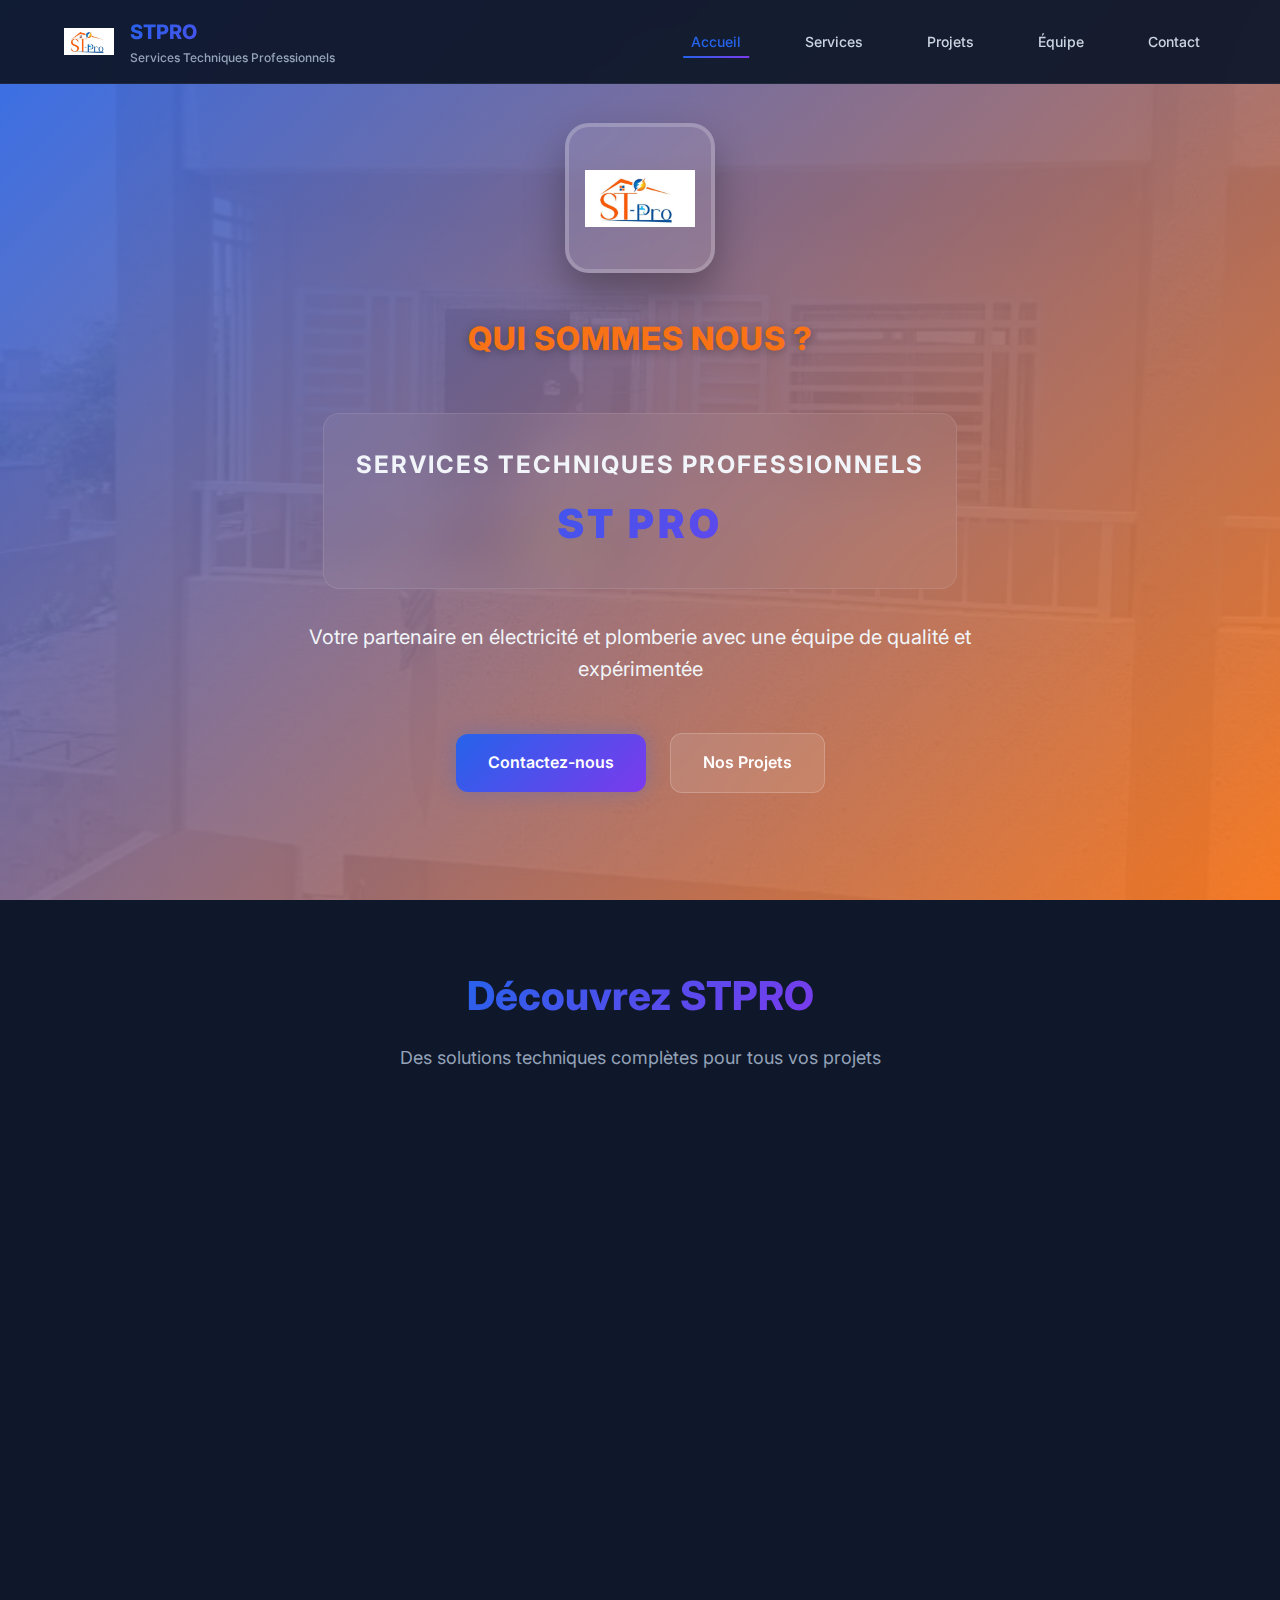
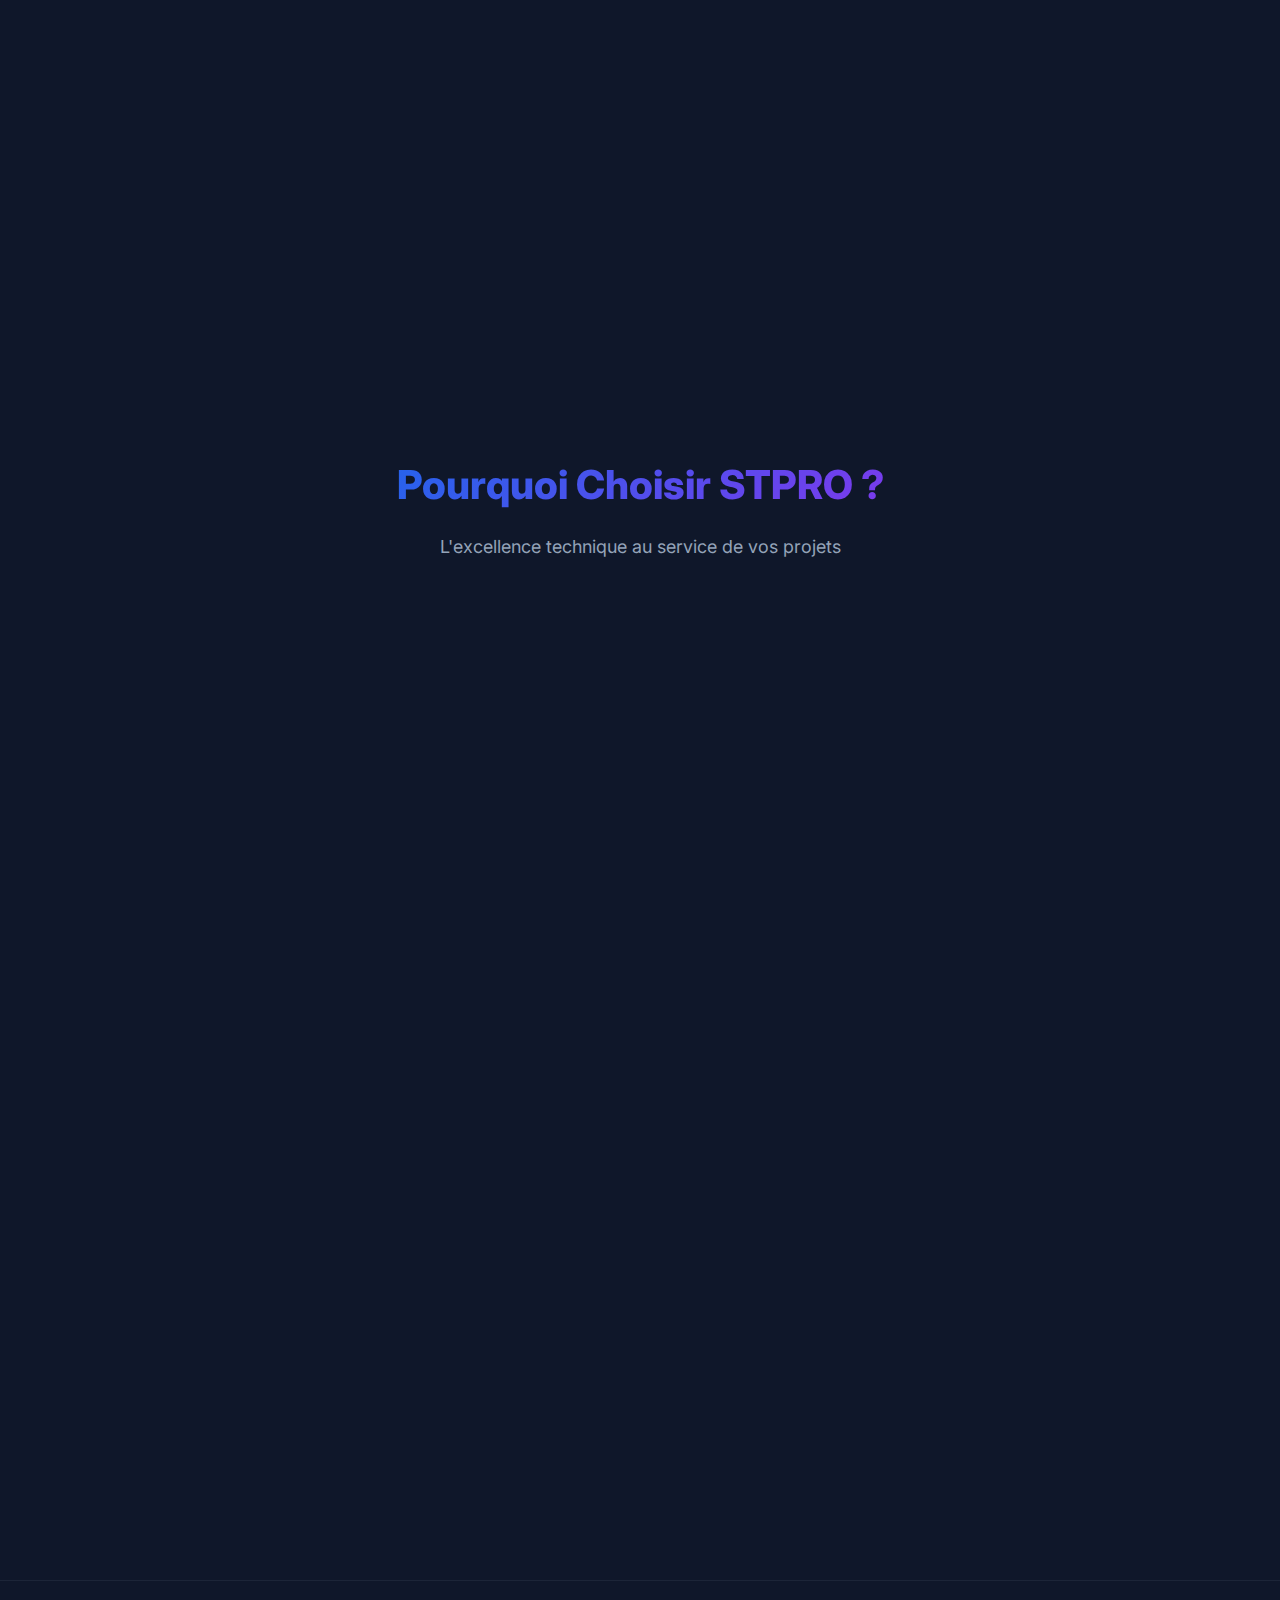
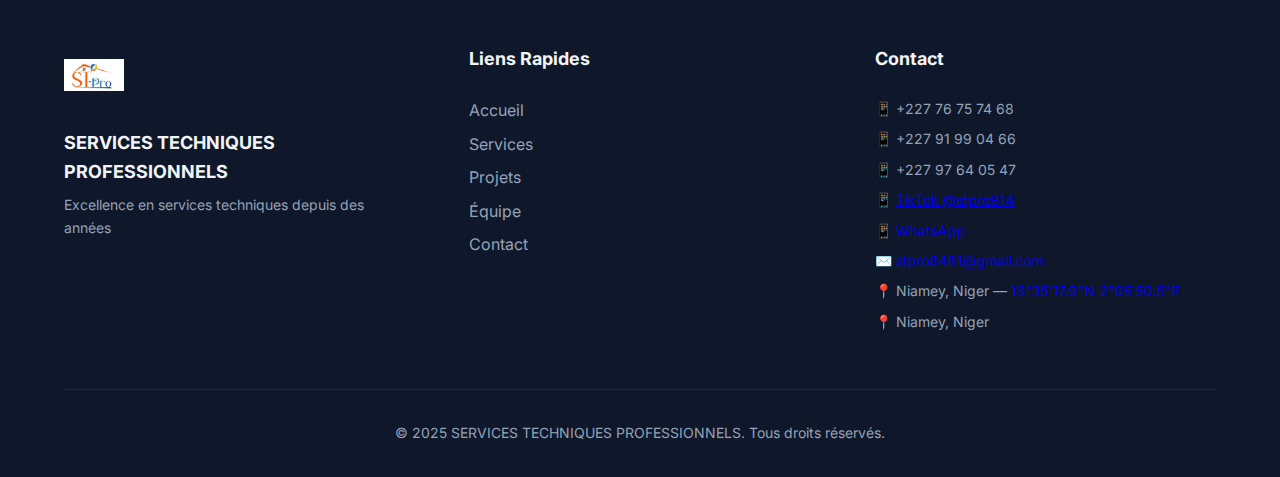
<file: index.html>
<!DOCTYPE html>
<html lang="fr">

<head>
    <meta charset="UTF-8">
    <meta name="viewport" content="width=device-width, initial-scale=1.0">
    <title>SERVICES TECHNIQUES PROFESSIONNELS - Niamey, Niger</title>
    <meta name="description"
        content="SERVICES TECHNIQUES PROFESSIONNELS (STPRO) - Entreprise de services techniques à Niamey, Niger. Installation, maintenance et solutions professionnelles.">
    <meta name="keywords" content="services techniques, Niamey, Niger, installation, maintenance, STPRO">
    <link rel="stylesheet" href="stpro-styles.css">
    <link rel="preconnect" href="https://fonts.googleapis.com">
    <link rel="preconnect" href="https://fonts.gstatic.com" crossorigin>
    <link href="https://fonts.googleapis.com/css2?family=Inter:wght@300;400;500;600;700;800&display=swap"
        rel="stylesheet">
</head>

<body>
    <!-- Navigation -->
    <nav class="navbar" id="navbar">
        <div class="container nav-container">
            <div class="logo-container">
                <img src="entreprise/logo.jpeg" alt="STPRO Logo" class="logo">
                <div class="logo-text">
                    <h1>STPRO</h1>
                    <p>Services Techniques Professionnels</p>
                </div>
            </div>
            <button class="menu-toggle" id="menuToggle" aria-label="Toggle menu">
                <span></span>
                <span></span>
                <span></span>
            </button>
            <ul class="nav-menu" id="navMenu">
                <li><a href="index.html" class="nav-link active">Accueil</a></li>
                <li><a href="services.html" class="nav-link">Services</a></li>
                <li><a href="projets.html" class="nav-link">Projets</a></li>
                <li><a href="equipe.html" class="nav-link">Équipe</a></li>
                <li><a href="contact.html" class="nav-link">Contact</a></li>
            </ul>
        </div>
    </nav>

    <!-- Hero Section -->
    <section class="hero" id="accueil">
        <div class="hero-overlay"></div>
        <div class="hero-content">
            <div class="container">
                <div class="hero-text animate-fade-in">
                    <div class="hero-logo-section">
                        <img src="entreprise/logo.jpeg" alt="STPRO Logo" class="hero-logo-large">
                    </div>
                    <h2 class="hero-title">QUI SOMMES NOUS ?</h2>
                    <div class="company-name">
                        <h3>SERVICES TECHNIQUES PROFESSIONNELS</h3>
                        <h4>ST PRO</h4>
                    </div>
                    <p class="hero-subtitle">Votre partenaire en électricité et plomberie avec une équipe de qualité et
                        expérimentée</p>
                    <div class="hero-buttons">
                        <a href="contact.html" class="btn btn-primary">Contactez-nous</a>
                        <a href="projets.html" class="btn btn-secondary">Nos Projets</a>
                    </div>
                </div>
            </div>
        </div>
        <div class="hero-image">
            <img src="entreprise/la face de l'entreprise.jpeg" alt="STPRO Entreprise">
        </div>
    </section>

    <!-- Overview Section -->
    <section class="overview">
        <div class="container">
            <div class="section-header">
                <h2 class="section-title">Découvrez STPRO</h2>
                <p class="section-subtitle">Des solutions techniques complètes pour tous vos projets</p>
            </div>
            <div class="overview-grid">
                <a href="services.html" class="overview-card animate-on-scroll">
                    <div class="overview-icon">⚡</div>
                    <h3>Nos Services</h3>
                    <p>Installation électrique, maintenance technique, travaux de chantier et bien plus encore.</p>
                    <span class="overview-link">Découvrir →</span>
                </a>
                <a href="projets.html" class="overview-card animate-on-scroll">
                    <div class="overview-icon">🏗️</div>
                    <h3>Nos Réalisations</h3>
                    <p>Découvrez notre portfolio de projets réussis et installations professionnelles.</p>
                    <span class="overview-link">Voir la galerie →</span>
                </a>
                <a href="equipe.html" class="overview-card animate-on-scroll">
                    <div class="overview-icon">👥</div>
                    <h3>Notre Équipe</h3>
                    <p>Des techniciens qualifiés et expérimentés dédiés à votre satisfaction.</p>
                    <span class="overview-link">Rencontrer l'équipe →</span>
                </a>
                <a href="contact.html" class="overview-card animate-on-scroll">
                    <div class="overview-icon">📞</div>
                    <h3>Contactez-nous</h3>
                    <p>Besoin d'un devis ou d'informations ? Nous sommes à votre écoute.</p>
                    <span class="overview-link">Nous contacter →</span>
                </a>
            </div>
        </div>
    </section>

    <!-- Why Choose Us Section -->
    <section class="why-choose-us">
        <div class="container">
            <div class="section-header">
                <h2 class="section-title">Pourquoi Choisir STPRO ?</h2>
                <p class="section-subtitle">L'excellence technique au service de vos projets</p>
            </div>
            <div class="features-grid">
                <div class="feature-item animate-on-scroll">
                    <div class="feature-number">01</div>
                    <h3>Expertise Professionnelle</h3>
                    <p>Des années d'expérience dans tous les domaines techniques avec des certifications reconnues.</p>
                </div>
                <div class="feature-item animate-on-scroll">
                    <div class="feature-number">02</div>
                    <h3>Équipements Modernes</h3>
                    <p>Utilisation d'outils et technologies de pointe pour des résultats optimaux.</p>
                </div>
                <div class="feature-item animate-on-scroll">
                    <div class="feature-number">03</div>
                    <h3>Service Rapide</h3>
                    <p>Intervention rapide et efficace pour tous vos besoins urgents ou planifiés.</p>
                </div>
                <div class="feature-item animate-on-scroll">
                    <div class="feature-number">04</div>
                    <h3>Prix Compétitifs</h3>
                    <p>Des tarifs transparents et compétitifs sans compromis sur la qualité.</p>
                </div>
            </div>
        </div>
    </section>

    <!-- CTA Section -->
    <section class="cta-section">
        <div class="container">
            <div class="cta-content animate-on-scroll">
                <h2>Prêt à Démarrer Votre Projet ?</h2>
                <p>Contactez-nous dès aujourd'hui pour un devis gratuit et personnalisé</p>
                <div class="cta-buttons">
                    <a href="contact.html" class="btn btn-primary">Demander un Devis</a>
                    <a href="tel:+22776757468" class="btn btn-secondary">Appeler Maintenant</a>
                </div>
            </div>
        </div>
    </section>

    <!-- Footer -->
    <footer class="footer">
        <div class="container">
            <div class="footer-content">
                <div class="footer-logo">
                    <img src="entreprise/logo.jpeg" alt="STPRO Logo">
                    <h3>SERVICES TECHNIQUES PROFESSIONNELS</h3>
                    <p>Excellence en services techniques depuis des années</p>
                </div>
                <div class="footer-links">
                    <h4>Liens Rapides</h4>
                    <ul>
                        <li><a href="index.html">Accueil</a></li>
                        <li><a href="services.html">Services</a></li>
                        <li><a href="projets.html">Projets</a></li>
                        <li><a href="equipe.html">Équipe</a></li>
                        <li><a href="contact.html">Contact</a></li>
                    </ul>
                </div>
                <div class="footer-contact">
                    <h4>Contact</h4>
                    <p>📱 +227 76 75 74 68</p>
                    <p>📱 +227 91 99 04 66</p>
                    <p>📱 +227 97 64 05 47</p>
                     <p>📱 <a href="https://www.tiktok.com/@stpro914?_r=1&_t=ZM-92m8YZBJ5Wi" target="_blank" rel="noopener noreferrer">TikTok @stpro914</a></p>
                    <p>📱 <a href="https://wa.me/message/JPK3VPSD6JYGL1" target="_blank" rel="noopener noreferrer">WhatsApp</a></p>
                    <p>✉️ <a href="mailto:stpro8481@gmail.com">stpro8481@gmail.com</a></p>
                    <p>📍 Niamey, Niger — <a href="https://www.google.com/maps?q=13.5883056,2.0973611" target="_blank" rel="noopener noreferrer">13°35'17.9&quot;N 2°05'50.5&quot;E</a></p>
              
                    <p>📍 Niamey, Niger</p>
                </div>
            </div>
            <div class="footer-bottom">
                <p>&copy; 2025 SERVICES TECHNIQUES PROFESSIONNELS. Tous droits réservés.</p>
            </div>
        </div>
    </footer>

    <script src="stpro-script.js"></script>
</body>

</html>
</file>
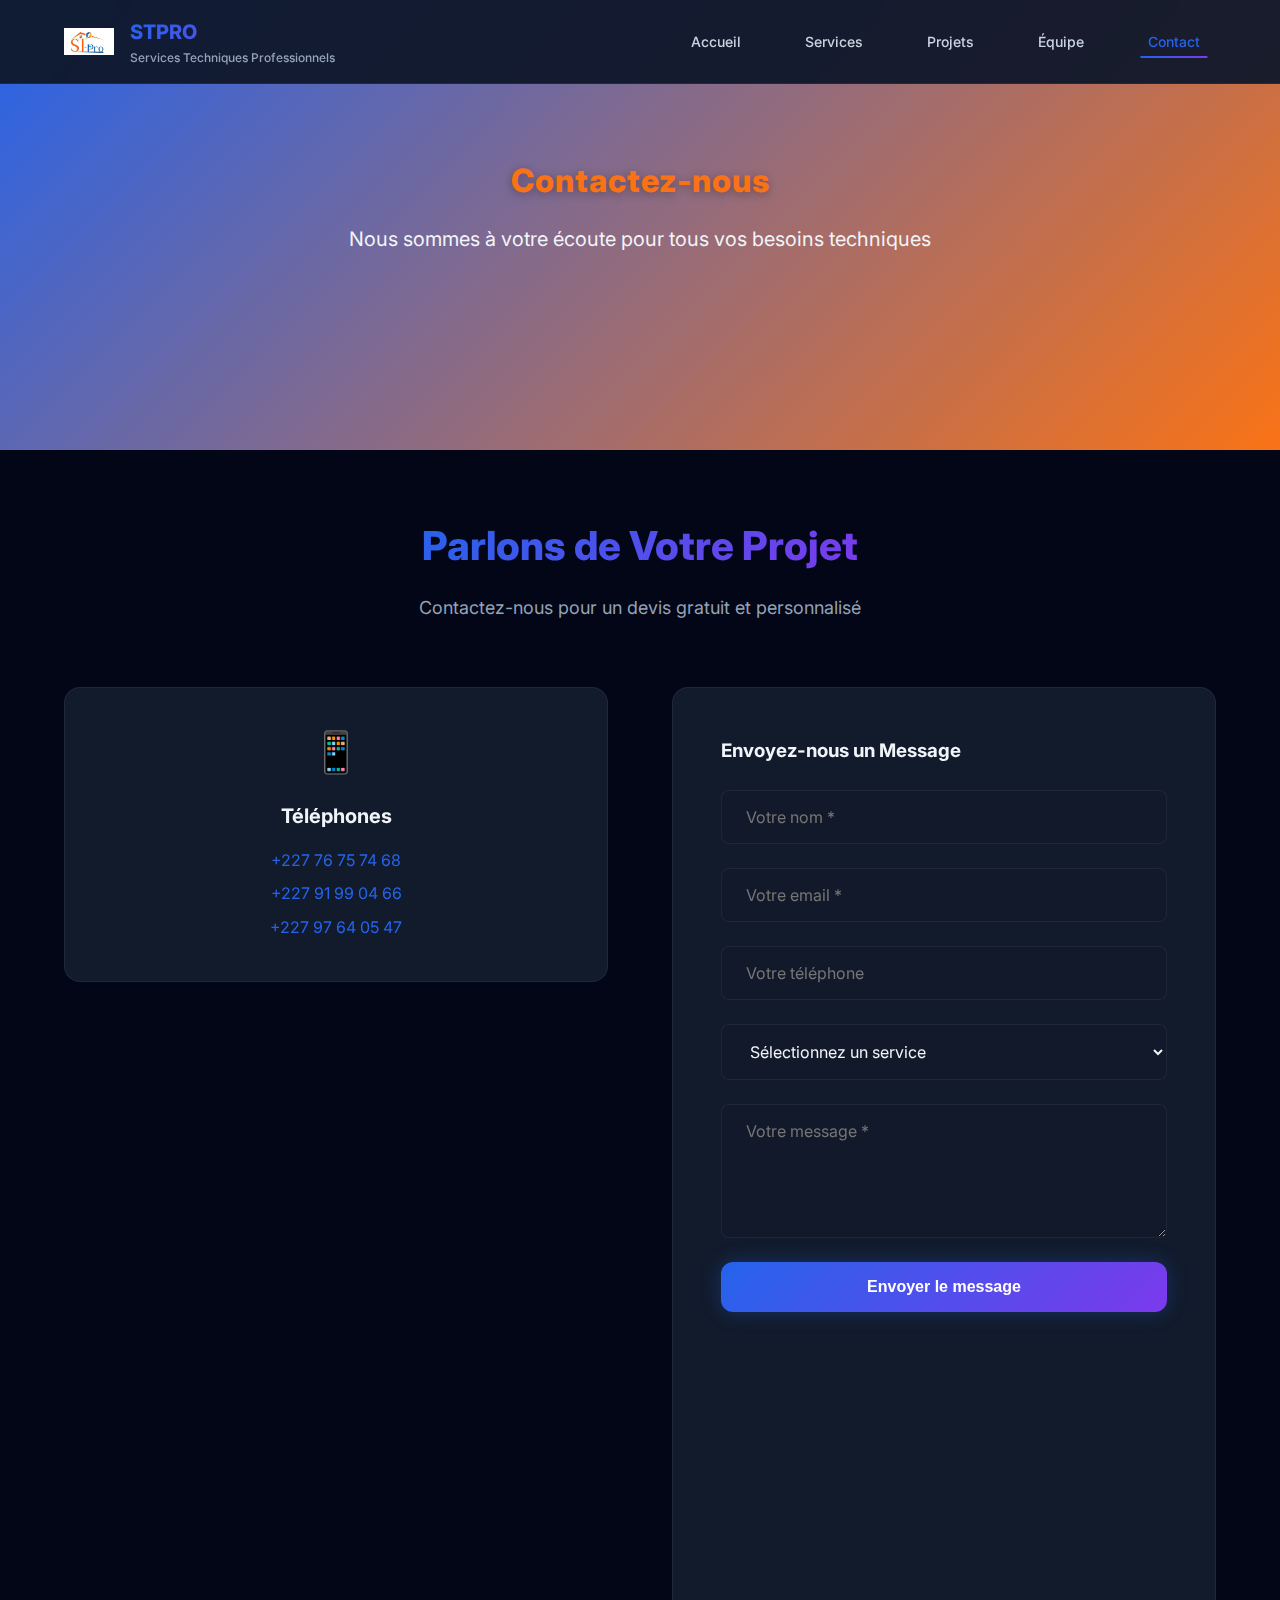
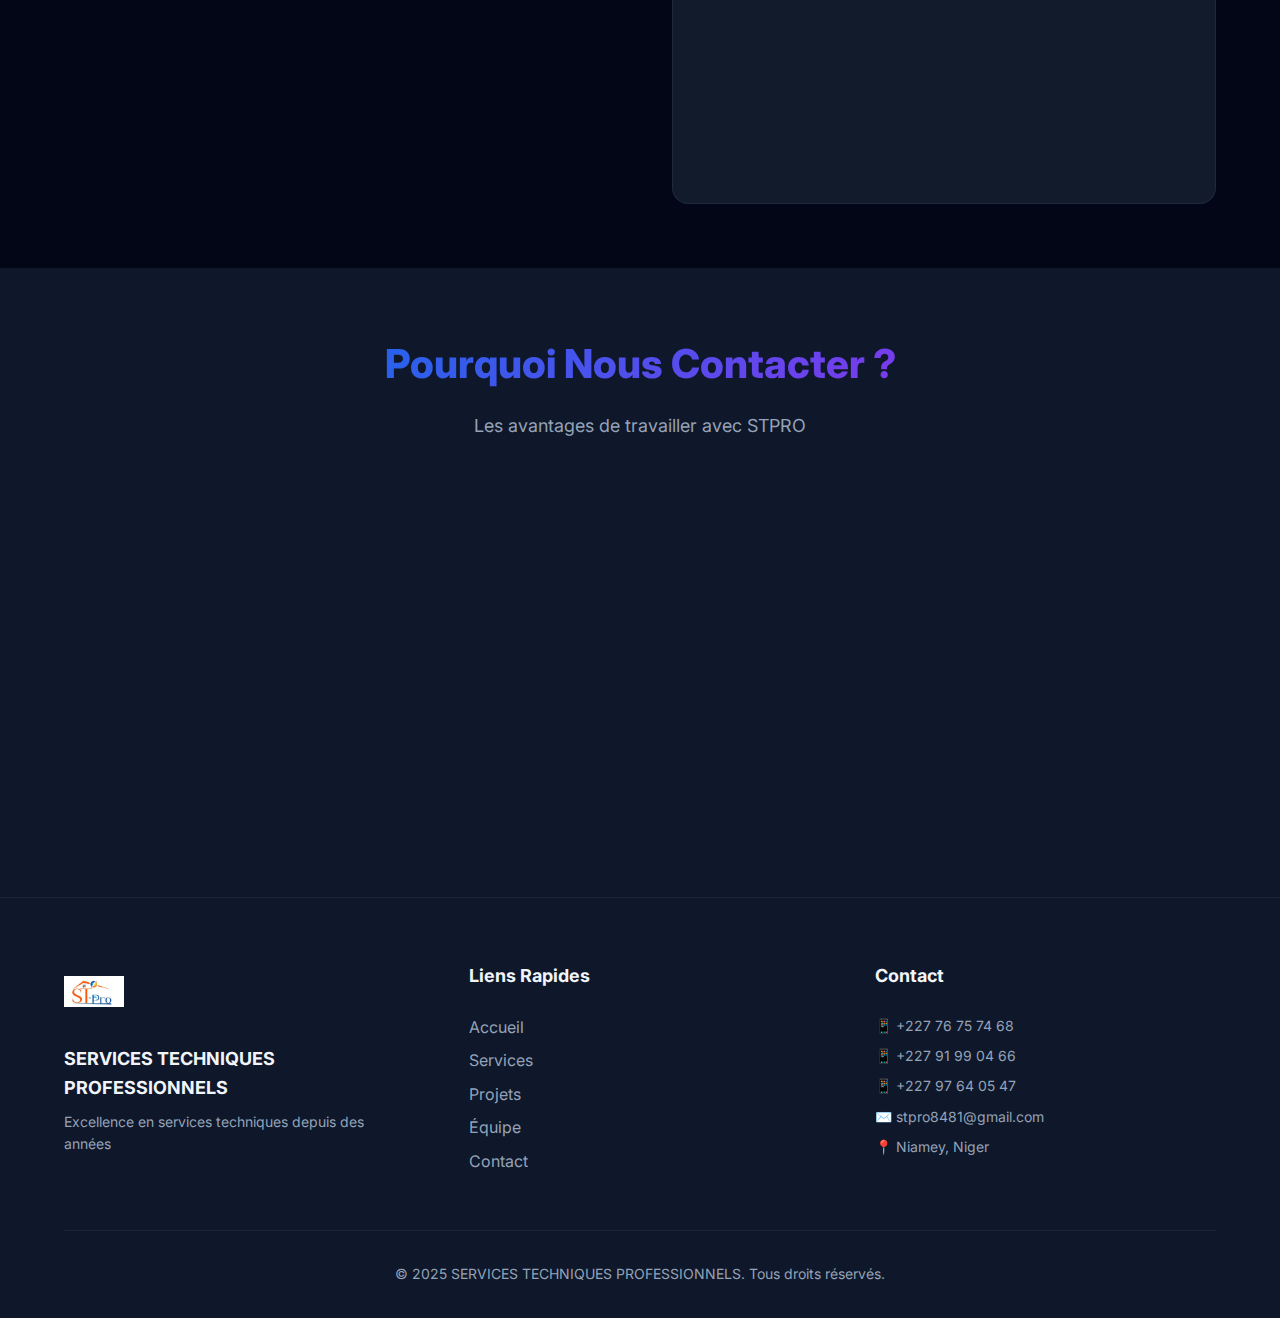
<file: contact.html>
<!DOCTYPE html>
<html lang="fr">

<head>
    <meta charset="UTF-8">
    <meta name="viewport" content="width=device-width, initial-scale=1.0">
    <title>Contact - STPRO | Contactez-nous</title>
    <meta name="description"
        content="Contactez STPRO pour tous vos besoins en services techniques à Niamey, Niger. Téléphone, email, formulaire de contact.">
    <meta name="keywords" content="contact, devis, STPRO, Niamey, Niger, services techniques">
    <link rel="stylesheet" href="stpro-styles.css">
    <link rel="preconnect" href="https://fonts.googleapis.com">
    <link rel="preconnect" href="https://fonts.gstatic.com" crossorigin>
    <link href="https://fonts.googleapis.com/css2?family=Inter:wght@300;400;500;600;700;800&display=swap"
        rel="stylesheet">
</head>

<body>
    <!-- Navigation -->
    <nav class="navbar" id="navbar">
        <div class="container nav-container">
            <div class="logo-container">
                <img src="entreprise/logo.jpeg" alt="STPRO Logo" class="logo">
                <div class="logo-text">
                    <h1>STPRO</h1>
                    <p>Services Techniques Professionnels</p>
                </div>
            </div>
            <button class="menu-toggle" id="menuToggle" aria-label="Toggle menu">
                <span></span>
                <span></span>
                <span></span>
            </button>
            <ul class="nav-menu" id="navMenu">
                <li><a href="index.html" class="nav-link">Accueil</a></li>
                <li><a href="services.html" class="nav-link">Services</a></li>
                <li><a href="projets.html" class="nav-link">Projets</a></li>
                <li><a href="equipe.html" class="nav-link">Équipe</a></li>
                <li><a href="contact.html" class="nav-link active">Contact</a></li>
            </ul>
        </div>
    </nav>

    <!-- Hero Section -->
    <section class="hero page-hero">
        <div class="hero-overlay"></div>
        <div class="hero-content">
            <div class="container">
                <div class="hero-text animate-fade-in">
                    <h2 class="hero-title">Contactez-nous</h2>
                    <p class="hero-subtitle">Nous sommes à votre écoute pour tous vos besoins techniques</p>
                </div>
            </div>
        </div>
    </section>

    <!-- Contact Section -->
    <section class="contact">
        <div class="container">
            <div class="section-header">
                <h2 class="section-title">Parlons de Votre Projet</h2>
                <p class="section-subtitle">Contactez-nous pour un devis gratuit et personnalisé</p>
            </div>
            <div class="contact-content">
                <div class="contact-info">
                    <div class="contact-card animate-on-scroll">
                        <div class="contact-icon">📱</div>
                        <h3>Téléphones</h3>
                        <p><a href="tel:+22776757468">+227 76 75 74 68</a></p>
                        <p><a href="tel:+22791990466">+227 91 99 04 66</a></p>
                        <p><a href="tel:+22797640547">+227 97 64 05 47</a></p>
                    </div>
                    <div class="contact-card animate-on-scroll">
                        <div class="contact-icon">✉️</div>
                        <h3>Email</h3>
                        <p><a href="mailto:stpro8481@gmail.com">stpro8481@gmail.com</a></p>
                    </div>
                    <div class="contact-card animate-on-scroll">
                        <div class="contact-icon">📍</div>
                        <h3>Localisation</h3>
                        <p>Niamey, Niger</p>
                    </div>
                    <div class="contact-card animate-on-scroll">
                        <div class="contact-icon">⏰</div>
                        <h3>Horaires</h3>
                        <p>Lundi - Vendredi: 8h - 18h</p>
                        <p>Samedi: 8h - 14h</p>
                        <p>Urgences: 24h/24</p>
                    </div>
                </div>
                <div class="contact-form-container animate-on-scroll">
                    <h3 style="margin-bottom: 1.5rem; color: var(--text-primary);">Envoyez-nous un Message</h3>
                    <form class="contact-form" id="contactForm">
                        <div class="form-group">
                            <input type="text" id="name" name="name" placeholder="Votre nom *" required>
                        </div>
                        <div class="form-group">
                            <input type="email" id="email" name="email" placeholder="Votre email *" required>
                        </div>
                        <div class="form-group">
                            <input type="tel" id="phone" name="phone" placeholder="Votre téléphone">
                        </div>
                        <div class="form-group">
                            <select id="service" name="service"
                                style="background: rgba(15, 23, 42, 0.5); border: 1px solid var(--border-color); border-radius: var(--radius-md); padding: var(--spacing-sm) var(--spacing-md); color: var(--text-primary); font-family: var(--font-family); font-size: var(--font-size-base);">
                                <option value="">Sélectionnez un service</option>
                                <option value="installation">Installation Électrique</option>
                                <option value="maintenance">Maintenance Technique</option>
                                <option value="chantier">Travaux de Chantier</option>
                                <option value="energie">Solutions Énergétiques</option>
                                <option value="reparation">Réparations</option>
                                <option value="consulting">Consulting Technique</option>
                                <option value="autre">Autre</option>
                            </select>
                        </div>
                        <div class="form-group">
                            <textarea id="message" name="message" rows="5" placeholder="Votre message *"
                                required></textarea>
                        </div>
                        <button type="submit" class="btn btn-primary btn-full">Envoyer le message</button>
                    </form>
                </div>
            </div>
        </div>
    </section>

    <!-- Why Contact Us Section -->
    <section class="services">
        <div class="container">
            <div class="section-header">
                <h2 class="section-title">Pourquoi Nous Contacter ?</h2>
                <p class="section-subtitle">Les avantages de travailler avec STPRO</p>
            </div>
            <div class="services-grid">
                <div class="service-card animate-on-scroll">
                    <div class="service-icon">⚡</div>
                    <h3>Réponse Rapide</h3>
                    <p>Nous répondons à toutes vos demandes dans les plus brefs délais, généralement sous 24h.</p>
                </div>
                <div class="service-card animate-on-scroll">
                    <div class="service-icon">💰</div>
                    <h3>Devis Gratuit</h3>
                    <p>Obtenez un devis détaillé et transparent sans aucun engagement de votre part.</p>
                </div>
                <div class="service-card animate-on-scroll">
                    <div class="service-icon">👨‍🔧</div>
                    <h3>Conseil Expert</h3>
                    <p>Bénéficiez de conseils professionnels pour optimiser votre projet et votre budget.</p>
                </div>
            </div>
        </div>
    </section>

    <!-- Footer -->
    <footer class="footer">
        <div class="container">
            <div class="footer-content">
                <div class="footer-logo">
                    <img src="entreprise/logo.jpeg" alt="STPRO Logo">
                    <h3>SERVICES TECHNIQUES PROFESSIONNELS</h3>
                    <p>Excellence en services techniques depuis des années</p>
                </div>
                <div class="footer-links">
                    <h4>Liens Rapides</h4>
                    <ul>
                        <li><a href="index.html">Accueil</a></li>
                        <li><a href="services.html">Services</a></li>
                        <li><a href="projets.html">Projets</a></li>
                        <li><a href="equipe.html">Équipe</a></li>
                        <li><a href="contact.html">Contact</a></li>
                    </ul>
                </div>
                <div class="footer-contact">
                    <h4>Contact</h4>
                    <p>📱 +227 76 75 74 68</p>
                    <p>📱 +227 91 99 04 66</p>
                    <p>📱 +227 97 64 05 47</p>
                    <p>✉️ stpro8481@gmail.com</p>
                    <p>📍 Niamey, Niger</p>
                </div>
            </div>
            <div class="footer-bottom">
                <p>&copy; 2025 SERVICES TECHNIQUES PROFESSIONNELS. Tous droits réservés.</p>
            </div>
        </div>
    </footer>

    <script src="stpro-script.js"></script>
</body>

</html>
</file>
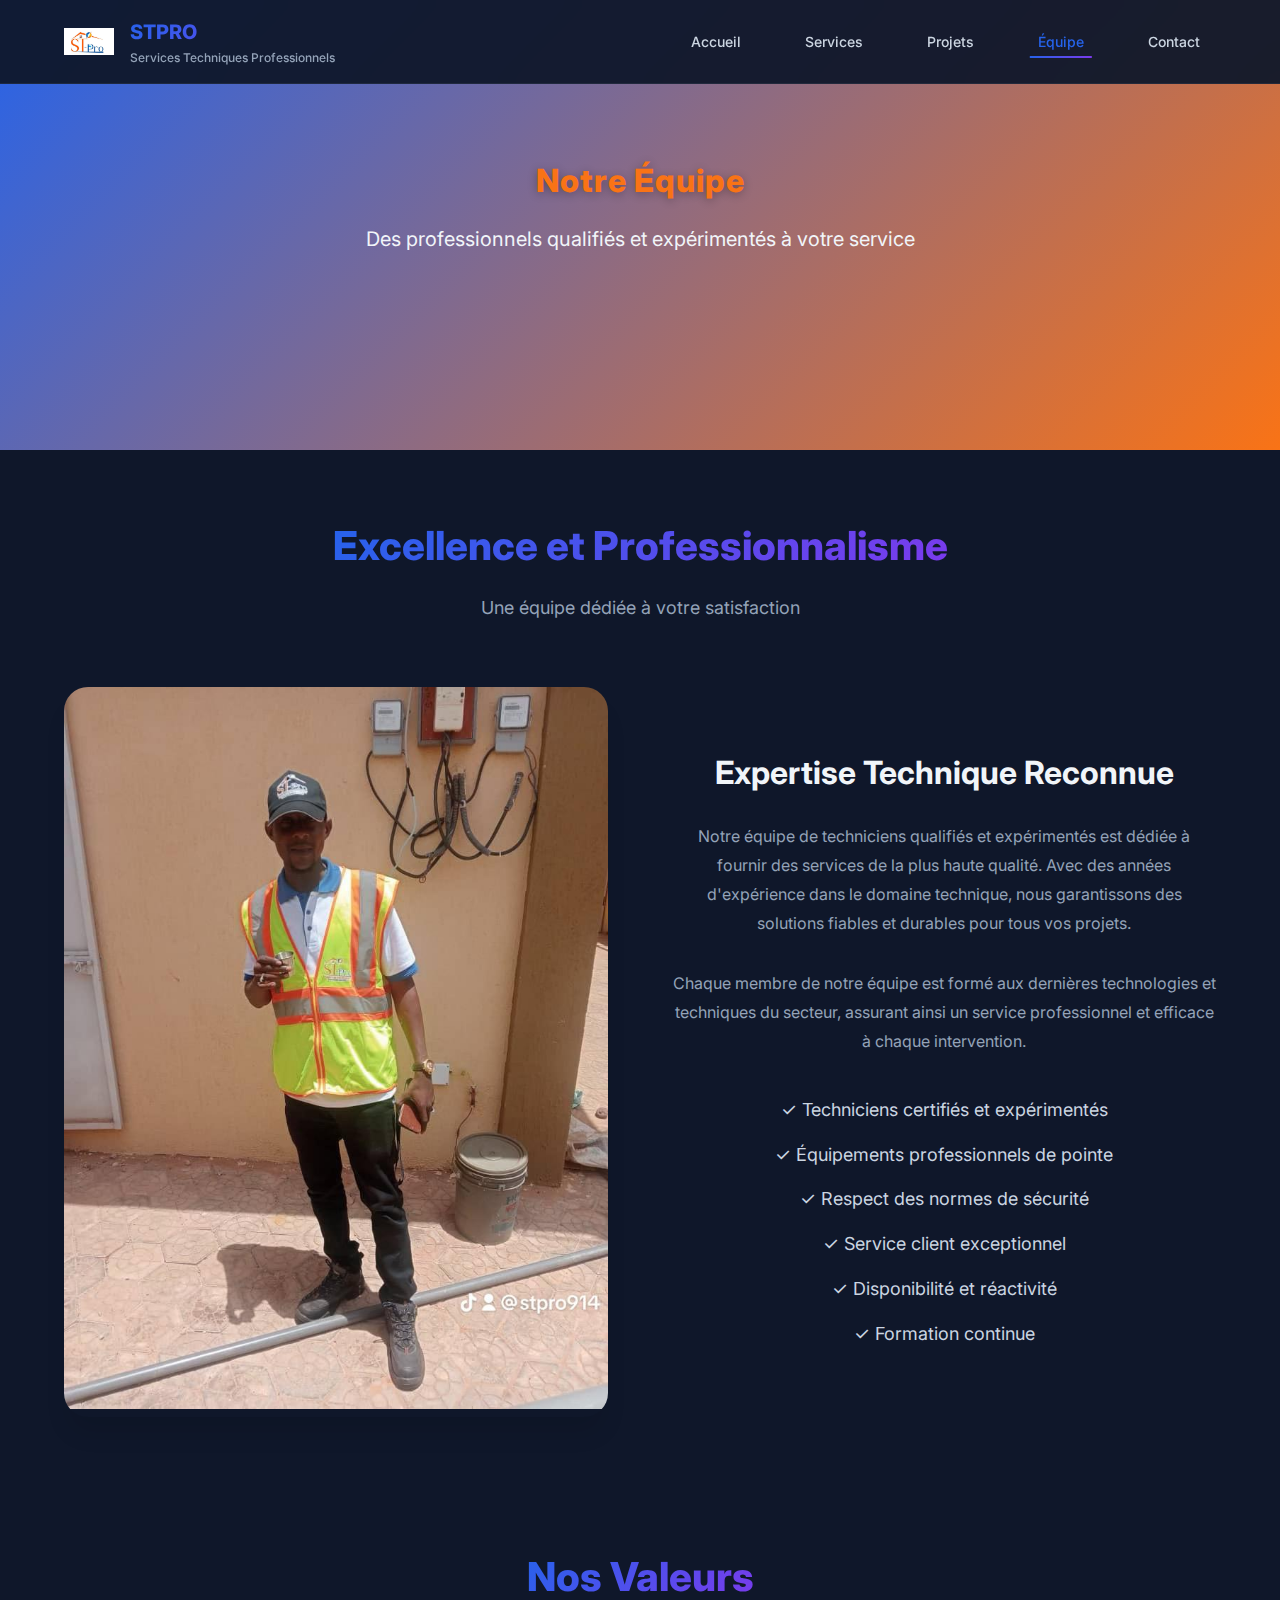
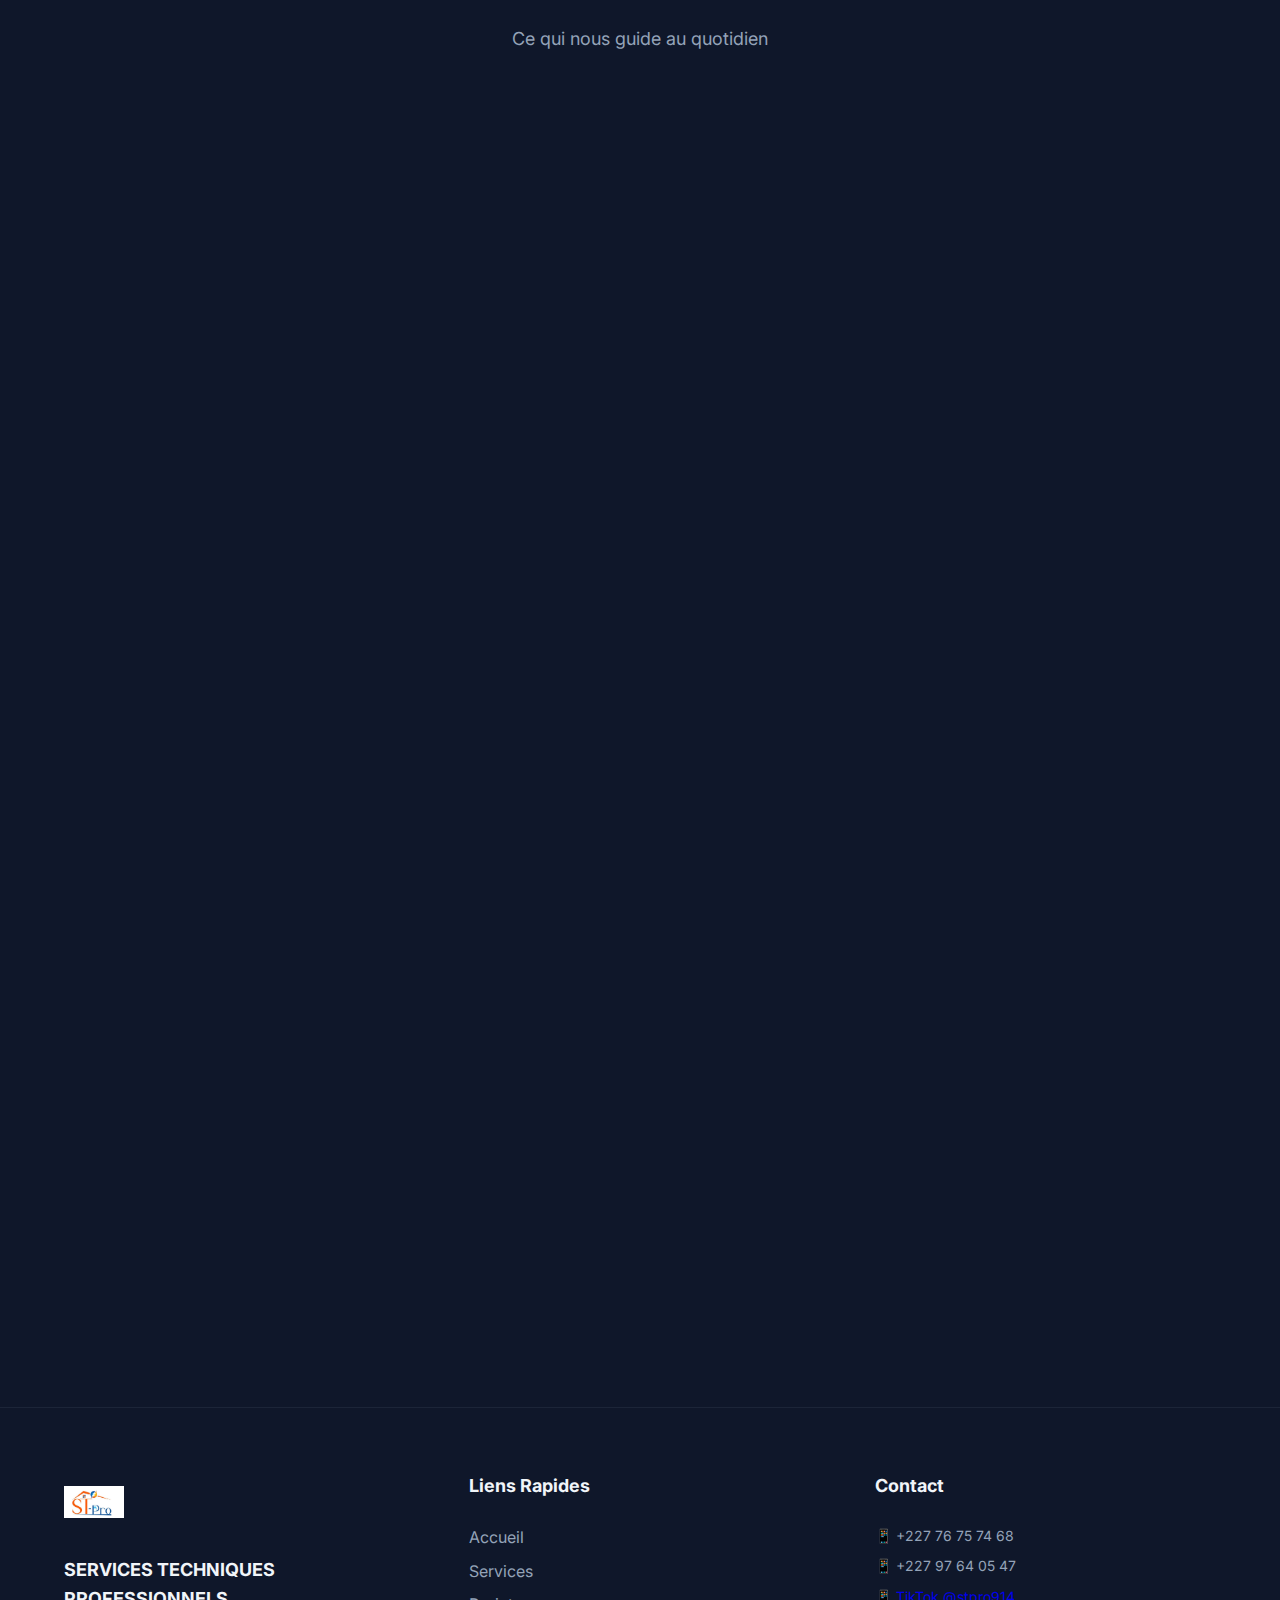
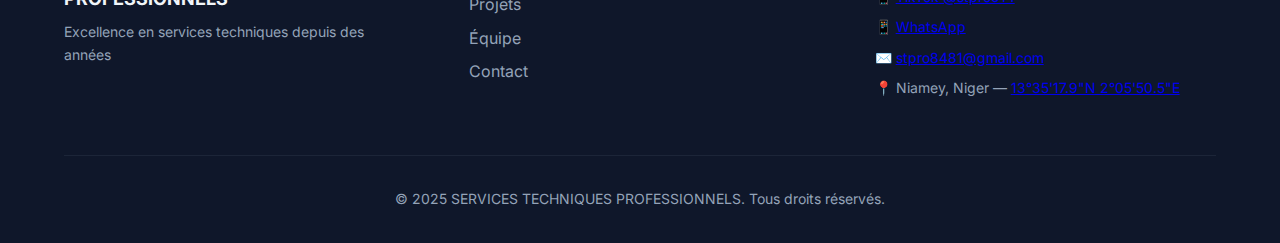
<file: equipe.html>
<!DOCTYPE html>
<html lang="fr">

<head>
    <meta charset="UTF-8">
    <meta name="viewport" content="width=device-width, initial-scale=1.0">
    <title>Notre Équipe - STPRO | Professionnels Qualifiés</title>
    <meta name="description"
        content="Découvrez l'équipe de techniciens qualifiés et expérimentés de STPRO, dédiée à fournir des services techniques de qualité à Niamey, Niger.">
    <meta name="keywords" content="équipe, techniciens, professionnels, qualifiés, STPRO, Niamey">
    <link rel="stylesheet" href="stpro-styles.css">
    <link rel="preconnect" href="https://fonts.googleapis.com">
    <link rel="preconnect" href="https://fonts.gstatic.com" crossorigin>
    <link href="https://fonts.googleapis.com/css2?family=Inter:wght@300;400;500;600;700;800&display=swap"
        rel="stylesheet">
</head>

<body>
    <!-- Navigation -->
    <nav class="navbar" id="navbar">
        <div class="container nav-container">
            <div class="logo-container">
                <img src="entreprise/logo.jpeg" alt="STPRO Logo" class="logo">
                <div class="logo-text">
                    <h1>STPRO</h1>
                    <p>Services Techniques Professionnels</p>
                </div>
            </div>
            <button class="menu-toggle" id="menuToggle" aria-label="Toggle menu">
                <span></span>
                <span></span>
                <span></span>
            </button>
            <ul class="nav-menu" id="navMenu">
                <li><a href="index.html" class="nav-link">Accueil</a></li>
                <li><a href="services.html" class="nav-link">Services</a></li>
                <li><a href="projets.html" class="nav-link">Projets</a></li>
                <li><a href="equipe.html" class="nav-link active">Équipe</a></li>
                <li><a href="contact.html" class="nav-link">Contact</a></li>
            </ul>
        </div>
    </nav>

    <!-- Hero Section -->
    <section class="hero page-hero">
        <div class="hero-overlay"></div>
        <div class="hero-content">
            <div class="container">
                <div class="hero-text animate-fade-in">
                    <h2 class="hero-title">Notre Équipe</h2>
                    <p class="hero-subtitle">Des professionnels qualifiés et expérimentés à votre service</p>
                </div>
            </div>
        </div>
    </section>

    <!-- Team Section -->
    <section class="team">
        <div class="container">
            <div class="section-header">
                <h2 class="section-title">Excellence et Professionnalisme</h2>
                <p class="section-subtitle">Une équipe dédiée à votre satisfaction</p>
            </div>
            <div class="team-content">
                <div class="team-image animate-on-scroll">
                    <img src="entreprise/agents.jpeg" alt="Équipe STPRO">
                </div>
                <div class="team-text animate-on-scroll">
                    <h3>Expertise Technique Reconnue</h3>
                    <p>Notre équipe de techniciens qualifiés et expérimentés est dédiée à fournir des services de la
                        plus haute qualité. Avec des années d'expérience dans le domaine technique, nous garantissons
                        des solutions fiables et durables pour tous vos projets.</p>
                    <p>Chaque membre de notre équipe est formé aux dernières technologies et techniques du secteur,
                        assurant ainsi un service professionnel et efficace à chaque intervention.</p>
                    <ul class="team-features">
                        <li>✓ Techniciens certifiés et expérimentés</li>
                        <li>✓ Équipements professionnels de pointe</li>
                        <li>✓ Respect des normes de sécurité</li>
                        <li>✓ Service client exceptionnel</li>
                        <li>✓ Disponibilité et réactivité</li>
                        <li>✓ Formation continue</li>
                    </ul>
                </div>
            </div>
        </div>
    </section>

    <!-- Values Section -->
    <section class="services">
        <div class="container">
            <div class="section-header">
                <h2 class="section-title">Nos Valeurs</h2>
                <p class="section-subtitle">Ce qui nous guide au quotidien</p>
            </div>
            <div class="services-grid">
                <div class="service-card animate-on-scroll">
                    <div class="service-icon">🎯</div>
                    <h3>Professionnalisme</h3>
                    <p>Nous maintenons les plus hauts standards de qualité dans chaque projet, garantissant un travail
                        professionnel et soigné.</p>
                </div>
                <div class="service-card animate-on-scroll">
                    <div class="service-icon">🤝</div>
                    <h3>Engagement</h3>
                    <p>Nous nous engageons à respecter nos délais et nos promesses, assurant la satisfaction totale de
                        nos clients.</p>
                </div>
                <div class="service-card animate-on-scroll">
                    <div class="service-icon">💡</div>
                    <h3>Innovation</h3>
                    <p>Nous adoptons les dernières technologies et méthodes pour offrir des solutions modernes et
                        efficaces.</p>
                </div>
                <div class="service-card animate-on-scroll">
                    <div class="service-icon">🛡️</div>
                    <h3>Sécurité</h3>
                    <p>La sécurité est notre priorité absolue, tant pour nos équipes que pour nos clients et leurs
                        installations.</p>
                </div>
                <div class="service-card animate-on-scroll">
                    <div class="service-icon">⭐</div>
                    <h3>Excellence</h3>
                    <p>Nous visons l'excellence dans chaque aspect de notre travail, de la planification à la
                        réalisation.</p>
                </div>
                <div class="service-card animate-on-scroll">
                    <div class="service-icon">🌟</div>
                    <h3>Satisfaction Client</h3>
                    <p>Votre satisfaction est notre réussite. Nous écoutons vos besoins et dépassons vos attentes.</p>
                </div>
            </div>
        </div>
    </section>

    <!-- CTA Section -->
    <section class="cta-section">
        <div class="container">
            <div class="cta-content animate-on-scroll">
                <h2>Travaillons Ensemble</h2>
                <p>Confiez vos projets techniques à notre équipe d'experts</p>
                <div class="cta-buttons">
                    <a href="contact.html" class="btn btn-primary">Nous Contacter</a>
                    <a href="projets.html" class="btn btn-secondary">Voir nos Réalisations</a>
                </div>
            </div>
        </div>
    </section>

    <!-- Footer -->
    <footer class="footer">
        <div class="container">
            <div class="footer-content">
                <div class="footer-logo">
                    <img src="entreprise/logo.jpeg" alt="STPRO Logo">
                    <h3>SERVICES TECHNIQUES PROFESSIONNELS</h3>
                    <p>Excellence en services techniques depuis des années</p>
                </div>
                <div class="footer-links">
                    <h4>Liens Rapides</h4>
                    <ul>
                        <li><a href="index.html">Accueil</a></li>
                        <li><a href="services.html">Services</a></li>
                        <li><a href="projets.html">Projets</a></li>
                        <li><a href="equipe.html">Équipe</a></li>
                        <li><a href="contact.html">Contact</a></li>
                    </ul>
                </div>
                <div class="footer-contact">
                    <h4>Contact</h4>
                    <p>📱 +227 76 75 74 68</p>
                    <p>📱 +227 97 64 05 47</p>
                    <p>📱 <a href="https://www.tiktok.com/@stpro914?_r=1&_t=ZM-92m8YZBJ5Wi" target="_blank" rel="noopener noreferrer">TikTok @stpro914</a></p>
                    <p>📱 <a href="https://wa.me/message/JPK3VPSD6JYGL1" target="_blank" rel="noopener noreferrer">WhatsApp</a></p>
                    <p>✉️ <a href="mailto:stpro8481@gmail.com">stpro8481@gmail.com</a></p>
                    <p>📍 Niamey, Niger — <a href="https://www.google.com/maps?q=13.5883056,2.0973611" target="_blank" rel="noopener noreferrer">13°35'17.9&quot;N 2°05'50.5&quot;E</a></p>
                </div>
            </div>
            <div class="footer-bottom">
                <p>&copy; 2025 SERVICES TECHNIQUES PROFESSIONNELS. Tous droits réservés.</p>
            </div>
        </div>
    </footer>

    <script src="stpro-script.js"></script>
</body>

</html>
</file>
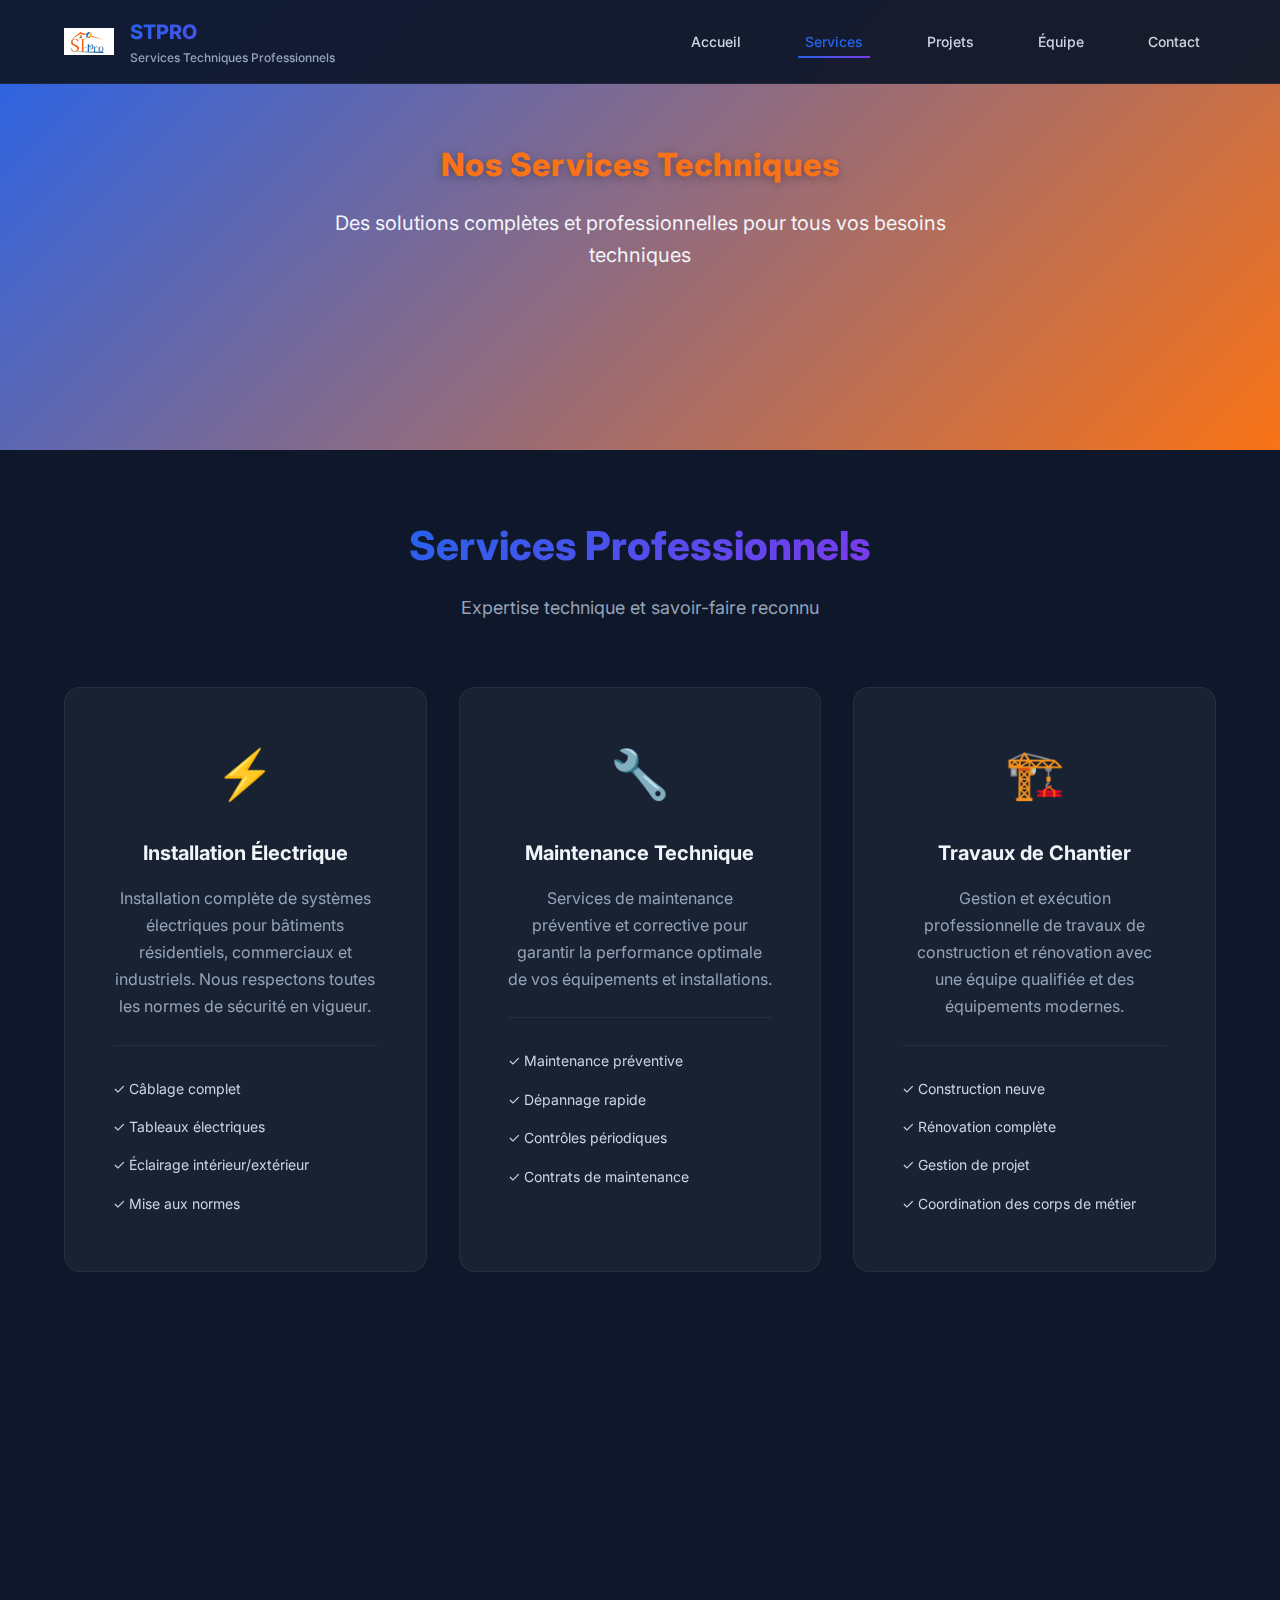
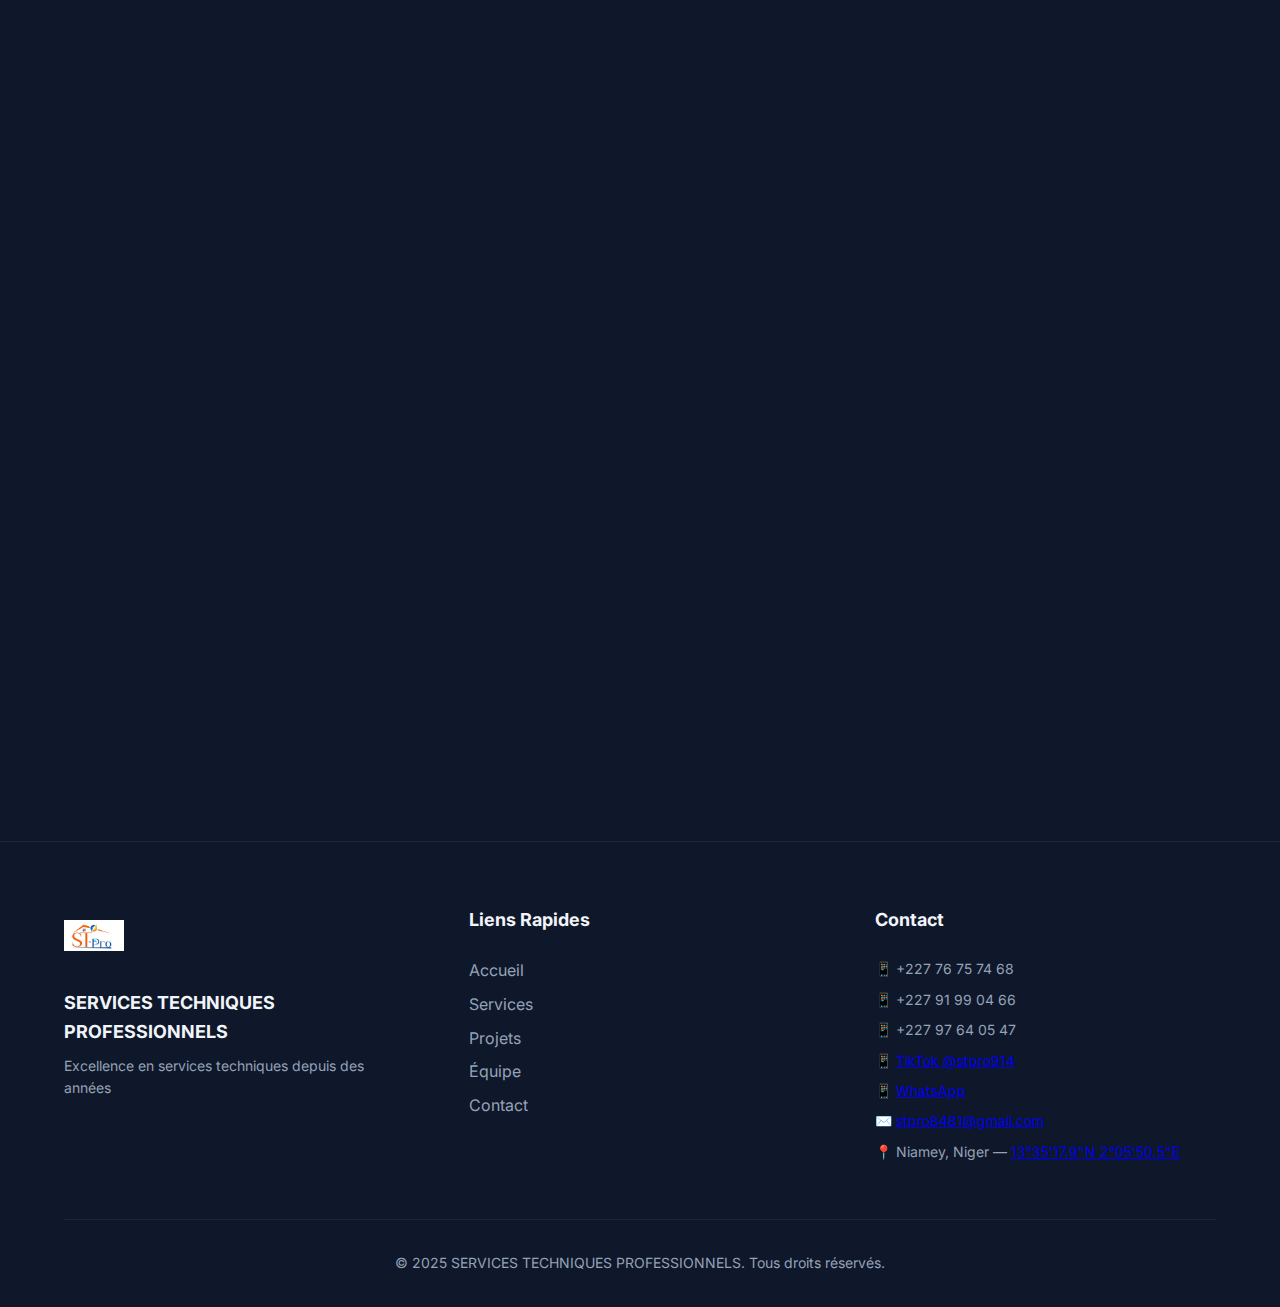
<file: services.html>
<!DOCTYPE html>
<html lang="fr">

<head>
    <meta charset="UTF-8">
    <meta name="viewport" content="width=device-width, initial-scale=1.0">
    <title>Nos Services - STPRO | Services Techniques Professionnels</title>
    <meta name="description"
        content="Découvrez nos services techniques professionnels : installation électrique, maintenance, travaux de chantier, solutions énergétiques et plus encore.">
    <meta name="keywords" content="services techniques, installation électrique, maintenance, Niamey, Niger, STPRO">
    <link rel="stylesheet" href="stpro-styles.css">
    <link rel="preconnect" href="https://fonts.googleapis.com">
    <link rel="preconnect" href="https://fonts.gstatic.com" crossorigin>
    <link href="https://fonts.googleapis.com/css2?family=Inter:wght@300;400;500;600;700;800&display=swap"
        rel="stylesheet">
</head>

<body>
    <!-- Navigation -->
    <nav class="navbar" id="navbar">
        <div class="container nav-container">
            <div class="logo-container">
                <img src="entreprise/logo.jpeg" alt="STPRO Logo" class="logo">
                <div class="logo-text">
                    <h1>STPRO</h1>
                    <p>Services Techniques Professionnels</p>
                </div>
            </div>
            <button class="menu-toggle" id="menuToggle" aria-label="Toggle menu">
                <span></span>
                <span></span>
                <span></span>
            </button>
            <ul class="nav-menu" id="navMenu">
                <li><a href="index.html" class="nav-link">Accueil</a></li>
                <li><a href="services.html" class="nav-link active">Services</a></li>
                <li><a href="projets.html" class="nav-link">Projets</a></li>
                <li><a href="equipe.html" class="nav-link">Équipe</a></li>
                <li><a href="contact.html" class="nav-link">Contact</a></li>
            </ul>
        </div>
    </nav>

    <!-- Hero Section -->
    <section class="hero page-hero">
        <div class="hero-overlay"></div>
        <div class="hero-content">
            <div class="container">
                <div class="hero-text animate-fade-in">
                    <h2 class="hero-title">Nos Services Techniques</h2>
                    <p class="hero-subtitle">Des solutions complètes et professionnelles pour tous vos besoins
                        techniques</p>
                </div>
            </div>
        </div>
    </section>

    <!-- Services Section -->
    <section class="services">
        <div class="container">
            <div class="section-header">
                <h2 class="section-title">Services Professionnels</h2>
                <p class="section-subtitle">Expertise technique et savoir-faire reconnu</p>
            </div>
            <div class="services-grid">
                <div class="service-card animate-on-scroll">
                    <div class="service-icon">⚡</div>
                    <h3>Installation Électrique</h3>
                    <p>Installation complète de systèmes électriques pour bâtiments résidentiels, commerciaux et
                        industriels. Nous respectons toutes les normes de sécurité en vigueur.</p>
                    <ul class="service-features">
                        <li>✓ Câblage complet</li>
                        <li>✓ Tableaux électriques</li>
                        <li>✓ Éclairage intérieur/extérieur</li>
                        <li>✓ Mise aux normes</li>
                    </ul>
                </div>
                <div class="service-card animate-on-scroll">
                    <div class="service-icon">🔧</div>
                    <h3>Maintenance Technique</h3>
                    <p>Services de maintenance préventive et corrective pour garantir la performance optimale de vos
                        équipements et installations.</p>
                    <ul class="service-features">
                        <li>✓ Maintenance préventive</li>
                        <li>✓ Dépannage rapide</li>
                        <li>✓ Contrôles périodiques</li>
                        <li>✓ Contrats de maintenance</li>
                    </ul>
                </div>
                <div class="service-card animate-on-scroll">
                    <div class="service-icon">🏗️</div>
                    <h3>Travaux de Chantier</h3>
                    <p>Gestion et exécution professionnelle de travaux de construction et rénovation avec une équipe
                        qualifiée et des équipements modernes.</p>
                    <ul class="service-features">
                        <li>✓ Construction neuve</li>
                        <li>✓ Rénovation complète</li>
                        <li>✓ Gestion de projet</li>
                        <li>✓ Coordination des corps de métier</li>
                    </ul>
                </div>
                <div class="service-card animate-on-scroll">
                    <div class="service-icon">🔌</div>
                    <h3>Solutions Énergétiques</h3>
                    <p>Installation de systèmes énergétiques modernes et efficaces pour optimiser votre consommation et
                        réduire vos coûts.</p>
                    <ul class="service-features">
                        <li>✓ Panneaux solaires</li>
                        <li>✓ Onduleurs et batteries</li>
                        <li>✓ Groupes électrogènes</li>
                        <li>✓ Systèmes hybrides</li>
                    </ul>
                </div>
                <div class="service-card animate-on-scroll">
                    <div class="service-icon">🛠️</div>
                    <h3>Réparations Professionnelles</h3>
                    <p>Diagnostic précis et réparation rapide de tous types d'équipements techniques avec des pièces de
                        qualité.</p>
                    <ul class="service-features">
                        <li>✓ Diagnostic complet</li>
                        <li>✓ Réparation sur site</li>
                        <li>✓ Pièces de rechange</li>
                        <li>✓ Garantie des travaux</li>
                    </ul>
                </div>
                <div class="service-card animate-on-scroll">
                    <div class="service-icon">📋</div>
                    <h3>Consulting Technique</h3>
                    <p>Conseils d'experts pour optimiser vos installations, améliorer l'efficacité et planifier vos
                        projets techniques.</p>
                    <ul class="service-features">
                        <li>✓ Audit technique</li>
                        <li>✓ Études de faisabilité</li>
                        <li>✓ Optimisation énergétique</li>
                        <li>✓ Recommandations personnalisées</li>
                    </ul>
                </div>
            </div>
        </div>
    </section>

    <!-- CTA Section -->
    <section class="cta-section">
        <div class="container">
            <div class="cta-content animate-on-scroll">
                <h2>Besoin d'un Service Technique ?</h2>
                <p>Contactez-nous pour un devis gratuit et personnalisé</p>
                <div class="cta-buttons">
                    <a href="contact.html" class="btn btn-primary">Demander un Devis</a>
                    <a href="tel:+22776757468" class="btn btn-secondary">Appeler Maintenant</a>
                </div>
            </div>
        </div>
    </section>

    <!-- Footer -->
    <footer class="footer">
        <div class="container">
            <div class="footer-content">
                <div class="footer-logo">
                    <img src="entreprise/logo.jpeg" alt="STPRO Logo">
                    <h3>SERVICES TECHNIQUES PROFESSIONNELS</h3>
                    <p>Excellence en services techniques depuis des années</p>
                </div>
                <div class="footer-links">
                    <h4>Liens Rapides</h4>
                    <ul>
                        <li><a href="index.html">Accueil</a></li>
                        <li><a href="services.html">Services</a></li>
                        <li><a href="projets.html">Projets</a></li>
                        <li><a href="equipe.html">Équipe</a></li>
                        <li><a href="contact.html">Contact</a></li>
                    </ul>
                </div>
                <div class="footer-contact">
                    <h4>Contact</h4>
                    <p>📱 +227 76 75 74 68</p>
                    <p>📱 +227 91 99 04 66</p>
                    <p>📱 +227 97 64 05 47</p>
                     <p>📱 <a href="https://www.tiktok.com/@stpro914?_r=1&_t=ZM-92m8YZBJ5Wi" target="_blank" rel="noopener noreferrer">TikTok @stpro914</a></p>
                    <p>📱 <a href="https://wa.me/message/JPK3VPSD6JYGL1" target="_blank" rel="noopener noreferrer">WhatsApp</a></p>
                    <p>✉️ <a href="mailto:stpro8481@gmail.com">stpro8481@gmail.com</a></p>
                    <p>📍 Niamey, Niger — <a href="https://www.google.com/maps?q=13.5883056,2.0973611" target="_blank" rel="noopener noreferrer">13°35'17.9&quot;N 2°05'50.5&quot;E</a></p>
              
                </div>
            </div>
            <div class="footer-bottom">
                <p>&copy; 2025 SERVICES TECHNIQUES PROFESSIONNELS. Tous droits réservés.</p>
            </div>
        </div>
    </footer>

    <script src="stpro-script.js"></script>
</body>

</html>
</file>
<file: stpro-styles.css>
:root {
    /* Colors */
    --primary-color: #2563eb;
    --primary-dark: #1e40af;
    --secondary-color: #f97316;
    --secondary-dark: #ea580c;
    --dark-bg: #0f172a;
    --darker-bg: #020617;
    --card-bg: rgba(30, 41, 59, 0.6);
    --text-primary: #f1f5f9;
    --text-secondary: #cbd5e1;
    --text-muted: #94a3b8;
    --border-color: rgba(148, 163, 184, 0.1);
    --success: #10b981;
    --gradient-primary: linear-gradient(135deg, #2563eb 0%, #7c3aed 100%);
    --gradient-secondary: linear-gradient(135deg, #f97316 0%, #ef4444 100%);
    --gradient-overlay: linear-gradient(135deg, rgba(37, 99, 235, 0.9) 0%, rgba(249, 115, 22, 0.9) 100%);

    /* Spacing */
    --spacing-xs: 0.5rem;
    --spacing-sm: 1rem;
    --spacing-md: 1.5rem;
    --spacing-lg: 2rem;
    --spacing-xl: 3rem;
    --spacing-2xl: 4rem;

    /* Typography */
    --font-family: 'Inter', -apple-system, BlinkMacSystemFont, 'Segoe UI', sans-serif;
    --font-size-xs: 0.75rem;
    --font-size-sm: 0.875rem;
    --font-size-base: 1rem;
    --font-size-lg: 1.125rem;
    --font-size-xl: 1.25rem;
    --font-size-2xl: 1.5rem;
    --font-size-3xl: 2rem;
    --font-size-4xl: 2.5rem;
    --font-size-5xl: 3rem;

    /* Shadows */
    --shadow-sm: 0 1px 2px 0 rgba(0, 0, 0, 0.05);
    --shadow-md: 0 4px 6px -1px rgba(0, 0, 0, 0.1);
    --shadow-lg: 0 10px 15px -3px rgba(0, 0, 0, 0.1);
    --shadow-xl: 0 20px 25px -5px rgba(0, 0, 0, 0.1);
    --shadow-glow: 0 0 20px rgba(37, 99, 235, 0.3);

    /* Border Radius */
    --radius-sm: 0.375rem;
    --radius-md: 0.5rem;
    --radius-lg: 0.75rem;
    --radius-xl: 1rem;
    --radius-2xl: 1.5rem;

    /* Transitions */
    --transition-fast: 150ms ease;
    --transition-base: 300ms ease;
    --transition-slow: 500ms ease;
}

/* Reset & Base Styles */
* {
    margin: 0;
    padding: 0;
    box-sizing: border-box;
}

html {
    scroll-behavior: smooth;
}

body {
    font-family: var(--font-family);
    background: linear-gradient(135deg, #ff6b35 0%, #f7931e 15%, #1e88e5 40%, #ffffff 60%, #1e88e5 80%, #ff6b35 100%);
    background-attachment: fixed;
    background-size: 400% 400%;
    animation: gradientShift 15s ease infinite;
    color: var(--text-primary);
    line-height: 1.6;
    overflow-x: hidden;
}

@keyframes gradientShift {
    0% { background-position: 0% 50%; }
    50% { background-position: 100% 50%; }
    100% { background-position: 0% 50%; }
}

.container {
    max-width: 1200px;
    margin: 0 auto;
    padding: 0 var(--spacing-md);
}

/* Navigation */
.navbar {
    position: fixed;
    top: 0;
    left: 0;
    right: 0;
    z-index: 1000;
    background: rgba(15, 23, 42, 0.95);
    backdrop-filter: blur(10px);
    border-bottom: 1px solid var(--border-color);
    transition: var(--transition-base);
}

.navbar.scrolled {
    box-shadow: var(--shadow-lg);
}

.nav-container {
    display: flex;
    justify-content: space-between;
    align-items: center;
    padding: var(--spacing-sm) var(--spacing-md);
}

.logo-container {
    display: flex;
    align-items: center;
    gap: var(--spacing-sm);
}

.logo {
    width: 50px;
    height: 50px;
    object-fit: contain;
    border-radius: var(--radius-md);
}

.logo-text h1 {
    font-size: var(--font-size-xl);
    font-weight: 800;
    background: var(--gradient-primary);
    -webkit-background-clip: text;
    -webkit-text-fill-color: transparent;
    background-clip: text;
}

.logo-text p {
    font-size: var(--font-size-xs);
    color: var(--text-muted);
    font-weight: 500;
}

.nav-menu {
    display: flex;
    list-style: none;
    gap: var(--spacing-lg);
}

.nav-link {
    color: var(--text-secondary);
    text-decoration: none;
    font-weight: 500;
    font-size: var(--font-size-sm);
    padding: var(--spacing-xs) var(--spacing-sm);
    border-radius: var(--radius-md);
    transition: var(--transition-base);
    position: relative;
}

.nav-link:hover,
.nav-link.active {
    color: var(--primary-color);
}

.nav-link::after {
    content: '';
    position: absolute;
    bottom: 0;
    left: 50%;
    transform: translateX(-50%) scaleX(0);
    width: 80%;
    height: 2px;
    background: var(--gradient-primary);
    transition: var(--transition-base);
}

.nav-link:hover::after,
.nav-link.active::after {
    transform: translateX(-50%) scaleX(1);
}

.menu-toggle {
    display: none;
    flex-direction: column;
    gap: 5px;
    background: none;
    border: none;
    cursor: pointer;
    padding: var(--spacing-xs);
}

.menu-toggle span {
    width: 25px;
    height: 3px;
    background: var(--text-primary);
    border-radius: 2px;
    transition: var(--transition-base);
}

/* Hero Section */
.hero {
    position: relative;
    min-height: 100vh;
    display: flex;
    align-items: center;
    overflow: hidden;
    padding-top: 80px;
}

.hero-image {
    position: absolute;
    top: 0;
    left: 0;
    width: 100%;
    height: 100%;
    z-index: 0;
}

.hero-image img {
    width: 100%;
    height: 100%;
    object-fit: cover;
}

.hero-overlay {
    position: absolute;
    top: 0;
    left: 0;
    width: 100%;
    height: 100%;
    background: var(--gradient-overlay);
    z-index: 1;
}

.hero-content {
    position: relative;
    z-index: 2;
    width: 100%;
}

.hero-text {
    max-width: 700px;
    text-align: center;
    margin: 0 auto;
    display: flex;
    flex-direction: column;
    align-items: center;
    justify-content: center;
}

.hero-title {
    font-size: var(--font-size-5xl);
    font-weight: 800;
    line-height: 1.1;
    margin-bottom: var(--spacing-md);
    text-shadow: 0 2px 10px rgba(0, 0, 0, 0.3);
    text-align: center;
}

.hero-subtitle {
    font-size: var(--font-size-xl);
    color: var(--text-secondary);
    margin-bottom: var(--spacing-xl);
    font-weight: 300;
    text-align: center;
}

.hero-buttons {
    display: flex;
    gap: var(--spacing-md);
    flex-wrap: wrap;
    justify-content: center;
    align-items: center;
}

/* Buttons */
.btn {
    display: inline-block;
    padding: var(--spacing-sm) var(--spacing-lg);
    border-radius: var(--radius-lg);
    font-weight: 600;
    font-size: var(--font-size-base);
    text-decoration: none;
    transition: var(--transition-base);
    cursor: pointer;
    border: none;
    text-align: center;
}

.btn-primary {
    background: var(--gradient-primary);
    color: white;
    box-shadow: var(--shadow-glow);
}

.btn-primary:hover {
    transform: translateY(-2px);
    box-shadow: 0 0 30px rgba(37, 99, 235, 0.5);
}

.btn-secondary {
    background: rgba(255, 255, 255, 0.1);
    color: white;
    backdrop-filter: blur(10px);
    border: 1px solid rgba(255, 255, 255, 0.2);
}

.btn-secondary:hover {
    background: rgba(255, 255, 255, 0.2);
    transform: translateY(-2px);
}

.btn-full {
    width: 100%;
}

/* Sections */
section {
    padding: var(--spacing-2xl) 0;
}

.section-header {
    text-align: center;
    margin-bottom: var(--spacing-2xl);
    display: flex;
    flex-direction: column;
    align-items: center;
    justify-content: center;
}

.section-title {
    font-size: var(--font-size-4xl);
    font-weight: 800;
    margin-bottom: var(--spacing-sm);
    background: var(--gradient-primary);
    -webkit-background-clip: text;
    -webkit-text-fill-color: transparent;
    background-clip: text;
}

.section-subtitle {
    font-size: var(--font-size-lg);
    color: var(--text-muted);
    max-width: 600px;
    margin: 0 auto;
}

/* Services Section */
.services {
    background: var(--dark-bg);
}

.services-grid {
    display: grid;
    grid-template-columns: repeat(auto-fit, minmax(300px, 1fr));
    gap: var(--spacing-lg);
}

.service-card {
    background: var(--card-bg);
    backdrop-filter: blur(10px);
    border: 1px solid var(--border-color);
    border-radius: var(--radius-xl);
    padding: var(--spacing-xl);
    transition: var(--transition-base);
    cursor: pointer;
}

.service-card:hover {
    transform: translateY(-5px);
    border-color: var(--primary-color);
    box-shadow: var(--shadow-glow);
}

.service-icon {
    font-size: 3rem;
    margin-bottom: var(--spacing-md);
    text-align: center;
    display: block;
}

.service-card h3 {
    font-size: var(--font-size-xl);
    margin-bottom: var(--spacing-sm);
    color: var(--text-primary);
    text-align: center;
}

.service-card p {
    color: var(--text-muted);
    line-height: 1.7;
    text-align: center;
}

/* Projects/Gallery Section */
.projects {
    background: var(--darker-bg);
}

.gallery-grid {
    display: grid;
    grid-template-columns: repeat(auto-fill, minmax(300px, 1fr));
    gap: var(--spacing-md);
}

.gallery-item {
    position: relative;
    aspect-ratio: 4/3;
    border-radius: var(--radius-lg);
    overflow: hidden;
    cursor: pointer;
    transition: var(--transition-base);
}

.gallery-item img,
.gallery-item video {
    width: 100%;
    height: 100%;
    object-fit: cover;
    transition: var(--transition-base);
}

.gallery-overlay {
    position: absolute;
    top: 0;
    left: 0;
    width: 100%;
    height: 100%;
    background: rgba(0, 0, 0, 0.7);
    display: flex;
    flex-direction: column;
    align-items: center;
    justify-content: center;
    opacity: 0;
    transition: var(--transition-base);
}

.gallery-item:hover .gallery-overlay {
    opacity: 1;
}

.gallery-item:hover img,
.gallery-item:hover video {
    transform: scale(1.1);
}

.play-button {
    width: 60px;
    height: 60px;
    background: var(--gradient-primary);
    border-radius: 50%;
    display: flex;
    align-items: center;
    justify-content: center;
    font-size: var(--font-size-2xl);
    color: white;
    margin-bottom: var(--spacing-sm);
}

.gallery-caption {
    color: white;
    font-weight: 600;
    font-size: var(--font-size-lg);
}

/* Team Section */
.team {
    background: var(--dark-bg);
}

.team-content {
    display: grid;
    grid-template-columns: repeat(auto-fit, minmax(300px, 1fr));
    gap: var(--spacing-2xl);
    align-items: center;
}

.team-image {
    border-radius: var(--radius-2xl);
    overflow: hidden;
    box-shadow: var(--shadow-xl);
}

.team-image img {
    width: 100%;
    height: 100%;
    object-fit: cover;
}

.team-text h3 {
    font-size: var(--font-size-3xl);
    margin-bottom: var(--spacing-md);
    color: var(--text-primary);
    text-align: center;
}

.team-text p {
    color: var(--text-muted);
    margin-bottom: var(--spacing-lg);
    line-height: 1.8;
    text-align: center;
}

.team-features {
    list-style: none;
    text-align: center;
}

.team-features li {
    padding: var(--spacing-xs) 0;
    color: var(--text-secondary);
    font-size: var(--font-size-lg);
}

/* Contact Section */
.contact {
    background: var(--darker-bg);
}

.contact-content {
    display: grid;
    grid-template-columns: repeat(auto-fit, minmax(300px, 1fr));
    gap: var(--spacing-2xl);
}

.contact-info {
    display: flex;
    flex-direction: column;
    gap: var(--spacing-md);
}

.contact-card {
    background: var(--card-bg);
    backdrop-filter: blur(10px);
    border: 1px solid var(--border-color);
    border-radius: var(--radius-xl);
    padding: var(--spacing-lg);
    text-align: center;
    transition: var(--transition-base);
}

.contact-card:hover {
    border-color: var(--primary-color);
    transform: translateY(-5px);
}

.contact-icon {
    font-size: 2.5rem;
    margin-bottom: var(--spacing-sm);
}

.contact-card h3 {
    font-size: var(--font-size-xl);
    margin-bottom: var(--spacing-sm);
    color: var(--text-primary);
}

.contact-card p {
    color: var(--text-muted);
    margin: var(--spacing-xs) 0;
}

.contact-card a {
    color: var(--primary-color);
    text-decoration: none;
    transition: var(--transition-fast);
}

.contact-card a:hover {
    color: var(--secondary-color);
}

.contact-form-container {
    background: var(--card-bg);
    backdrop-filter: blur(10px);
    border: 1px solid var(--border-color);
    border-radius: var(--radius-xl);
    padding: var(--spacing-xl);
}

.contact-form {
    display: flex;
    flex-direction: column;
    gap: var(--spacing-md);
}

.form-group {
    display: flex;
    flex-direction: column;
}

.form-group input,
.form-group textarea {
    background: rgba(15, 23, 42, 0.5);
    border: 1px solid var(--border-color);
    border-radius: var(--radius-md);
    padding: var(--spacing-sm) var(--spacing-md);
    color: var(--text-primary);
    font-family: var(--font-family);
    font-size: var(--font-size-base);
    transition: var(--transition-base);
}

.form-group input:focus,
.form-group textarea:focus {
    outline: none;
    border-color: var(--primary-color);
    box-shadow: 0 0 0 3px rgba(37, 99, 235, 0.1);
}

.form-group textarea {
    resize: vertical;
    min-height: 120px;
}

/* Footer */
.footer {
    background: var(--dark-bg);
    border-top: 1px solid var(--border-color);
    padding: var(--spacing-2xl) 0 var(--spacing-lg);
}

.footer-content {
    display: grid;
    grid-template-columns: repeat(auto-fit, minmax(250px, 1fr));
    gap: var(--spacing-2xl);
    margin-bottom: var(--spacing-xl);
}

.footer-logo img {
    width: 60px;
    height: 60px;
    object-fit: contain;
    margin-bottom: var(--spacing-sm);
    border-radius: var(--radius-md);
}

.footer-logo h3 {
    font-size: var(--font-size-lg);
    margin-bottom: var(--spacing-xs);
    color: var(--text-primary);
}

.footer-logo p {
    color: var(--text-muted);
    font-size: var(--font-size-sm);
}

.footer-links h4,
.footer-contact h4 {
    font-size: var(--font-size-lg);
    margin-bottom: var(--spacing-md);
    color: var(--text-primary);
}

.footer-links ul {
    list-style: none;
}

.footer-links li {
    margin-bottom: var(--spacing-xs);
}

.footer-links a {
    color: var(--text-muted);
    text-decoration: none;
    transition: var(--transition-fast);
}

.footer-links a:hover {
    color: var(--primary-color);
}

.footer-contact p {
    color: var(--text-muted);
    margin-bottom: var(--spacing-xs);
    font-size: var(--font-size-sm);
}

.footer-bottom {
    text-align: center;
    padding-top: var(--spacing-lg);
    border-top: 1px solid var(--border-color);
    color: var(--text-muted);
    font-size: var(--font-size-sm);
}

/* Lightbox */
.lightbox {
    display: none;
    position: fixed;
    top: 0;
    left: 0;
    width: 100%;
    height: 100%;
    background: rgba(0, 0, 0, 0.95);
    z-index: 2000;
    align-items: center;
    justify-content: center;
}

.lightbox.active {
    display: flex;
}

.lightbox-close {
    position: absolute;
    top: 20px;
    right: 30px;
    font-size: 3rem;
    color: white;
    background: none;
    border: none;
    cursor: pointer;
    z-index: 2001;
    transition: var(--transition-fast);
}

.lightbox-close:hover {
    color: var(--primary-color);
}

.lightbox-content {
    max-width: 90%;
    max-height: 90%;
}

.lightbox-content img,
.lightbox-content video {
    max-width: 100%;
    max-height: 90vh;
    border-radius: var(--radius-lg);
}

/* Animations */
@keyframes fadeIn {
    from {
        opacity: 0;
        transform: translateY(20px);
    }

    to {
        opacity: 1;
        transform: translateY(0);
    }
}

.animate-fade-in {
    animation: fadeIn 1s ease;
}

.animate-on-scroll {
    opacity: 0;
    transform: translateY(30px);
    transition: opacity 0.6s ease, transform 0.6s ease;
}

.animate-on-scroll.visible {
    opacity: 1;
    transform: translateY(0);
}

/* Responsive Design */
@media (max-width: 768px) {
    .menu-toggle {
        display: flex;
    }

    .nav-menu {
        position: absolute;
        top: 100%;
        left: 0;
        right: 0;
        background: rgba(15, 23, 42, 0.98);
        flex-direction: column;
        padding: var(--spacing-md);
        gap: var(--spacing-sm);
        transform: translateY(-100%);
        opacity: 0;
        pointer-events: none;
        transition: var(--transition-base);
    }

    .nav-menu.active {
        transform: translateY(0);
        opacity: 1;
        pointer-events: all;
    }

    .hero-title {
        font-size: var(--font-size-3xl);
    }

    .hero-subtitle {
        font-size: var(--font-size-lg);
    }

    .section-title {
        font-size: var(--font-size-3xl);
    }

    .services-grid {
        grid-template-columns: 1fr;
    }

    .gallery-grid {
        grid-template-columns: 1fr;
    }

    .hero-buttons {
        flex-direction: column;
    }

    .btn {
        width: 100%;
    }
}

@media (max-width: 480px) {
    .hero-title {
        font-size: var(--font-size-2xl);
    }

    .section-title {
        font-size: var(--font-size-2xl);
    }

    .logo-text h1 {
        font-size: var(--font-size-lg);
    }

    .logo-text p {
        font-size: 0.65rem;
    }

    .logo {
        width: 40px;
        height: 40px;
    }
}
/* Page Hero Styles */
.page-hero {
    min-height: 50vh;
    background: linear-gradient(135deg, var(--primary-color) 0%, var(--secondary-color) 100%);
}

.page-hero .hero-image {
    display: none;
}

/* Overview Section */
.overview {
    background: var(--dark-bg);
    padding: var(--spacing-2xl) 0;
}

.overview-grid {
    display: grid;
    grid-template-columns: repeat(auto-fit, minmax(280px, 1fr));
    gap: var(--spacing-lg);
}

.overview-card {
    background: var(--card-bg);
    backdrop-filter: blur(10px);
    border: 1px solid var(--border-color);
    border-radius: var(--radius-xl);
    padding: var(--spacing-xl);
    text-decoration: none;
    transition: var(--transition-base);
    display: block;
}

.overview-card:hover {
    transform: translateY(-5px);
    border-color: var(--primary-color);
    box-shadow: var(--shadow-glow);
}

.overview-icon {
    font-size: 3rem;
    margin-bottom: var(--spacing-md);
}

.overview-card h3 {
    font-size: var(--font-size-xl);
    margin-bottom: var(--spacing-sm);
    color: var(--text-primary);
}

.overview-card p {
    color: var(--text-muted);
    line-height: 1.7;
    margin-bottom: var(--spacing-md);
}

.overview-link {
    color: var(--primary-color);
    font-weight: 600;
    display: inline-flex;
    align-items: center;
    gap: 0.5rem;
}

/* Why Choose Us Section */
.why-choose-us {
    background: var(--dark-bg);
}

.features-grid {
    display: grid;
    grid-template-columns: repeat(auto-fit, minmax(250px, 1fr));
    gap: var(--spacing-lg);
}

.feature-item {
    background: var(--card-bg);
    backdrop-filter: blur(10px);
    border: 1px solid var(--border-color);
    border-radius: var(--radius-xl);
    padding: var(--spacing-xl);
    transition: var(--transition-base);
}

.feature-item:hover {
    transform: translateY(-5px);
    border-color: var(--primary-color);
}

.feature-number {
    font-size: var(--font-size-3xl);
    font-weight: 800;
    background: var(--gradient-primary);
    -webkit-background-clip: text;
    -webkit-text-fill-color: transparent;
    background-clip: text;
    margin-bottom: var(--spacing-sm);
}

.feature-item h3 {
    font-size: var(--font-size-xl);
    margin-bottom: var(--spacing-sm);
    color: var(--text-primary);
}

.feature-item p {
    color: var(--text-muted);
    line-height: 1.7;
}

/* CTA Section */
.cta-section {
    background: var(--dark-bg);
    padding: var(--spacing-2xl) 0;
}

.cta-content {
    text-align: center;
    background: var(--card-bg);
    backdrop-filter: blur(10px);
    border: 1px solid var(--border-color);
    border-radius: var(--radius-2xl);
    padding: var(--spacing-2xl);
}

.cta-content h2 {
    font-size: var(--font-size-4xl);
    font-weight: 800;
    margin-bottom: var(--spacing-md);
    background: var(--gradient-primary);
    -webkit-background-clip: text;
    -webkit-text-fill-color: transparent;
    background-clip: text;
}

.cta-content p {
    font-size: var(--font-size-lg);
    color: var(--text-muted);
    margin-bottom: var(--spacing-xl);
}

.cta-buttons {
    display: flex;
    gap: var(--spacing-md);
    justify-content: center;
    flex-wrap: wrap;
}

/* Service Features List */
.service-features {
    list-style: none;
    margin-top: var(--spacing-md);
    padding-top: var(--spacing-md);
    border-top: 1px solid var(--border-color);
}

.service-features li {
    padding: var(--spacing-xs) 0;
    color: var(--text-secondary);
    font-size: var(--font-size-sm);
}

/* Hero Logo Section */
.hero-logo-section {
    display: flex;
    justify-content: center;
    margin-bottom: var(--spacing-xl);
    animation: fadeInScale 1s ease;
}

.hero-logo-large {
    width: 150px;
    height: 150px;
    object-fit: contain;
    border-radius: var(--radius-2xl);
    box-shadow: 0 20px 40px rgba(0, 0, 0, 0.3);
    border: 4px solid rgba(255, 255, 255, 0.2);
    background: rgba(255, 255, 255, 0.1);
    backdrop-filter: blur(10px);
    padding: 1rem;
}

.company-name {
    text-align: center;
    margin: var(--spacing-lg) 0;
    padding: var(--spacing-lg);
    background: rgba(255, 255, 255, 0.05);
    backdrop-filter: blur(20px);
    border-radius: var(--radius-xl);
    border: 1px solid rgba(255, 255, 255, 0.1);
}

.company-name h3 {
    font-size: var(--font-size-2xl);
    font-weight: 700;
    color: var(--text-primary);
    margin-bottom: var(--spacing-xs);
    letter-spacing: 2px;
}

.company-name h4 {
    font-size: var(--font-size-4xl);
    font-weight: 900;
    background: var(--gradient-primary);
    -webkit-background-clip: text;
    -webkit-text-fill-color: transparent;
    background-clip: text;
    letter-spacing: 4px;
}

.hero-title {
    text-align: center;
    font-size: var(--font-size-3xl);
    font-weight: 800;
    margin-bottom: var(--spacing-md);
    color: var(--secondary-color);
    text-shadow: 0 2px 10px rgba(0, 0, 0, 0.3);
    letter-spacing: 1px;
}

.hero-subtitle {
    text-align: center;
    font-size: var(--font-size-xl);
    color: var(--text-primary);
    margin-bottom: var(--spacing-xl);
    font-weight: 400;
    line-height: 1.6;
    max-width: 800px;
    margin-left: auto;
    margin-right: auto;
}

@keyframes fadeInScale {
    from {
        opacity: 0;
        transform: scale(0.8);
    }
    to {
        opacity: 1;
        transform: scale(1);
    }
}

/* Responsive adjustments for hero */
@media (max-width: 768px) {
    .hero-logo-large {
        width: 120px;
        height: 120px;
    }
    
    .company-name h3 {
        font-size: var(--font-size-lg);
    }
    
    .company-name h4 {
        font-size: var(--font-size-3xl);
    }
    
    .hero-title {
        font-size: var(--font-size-2xl);
    }
    
    .hero-subtitle {
        font-size: var(--font-size-lg);
    }
}
</file>
